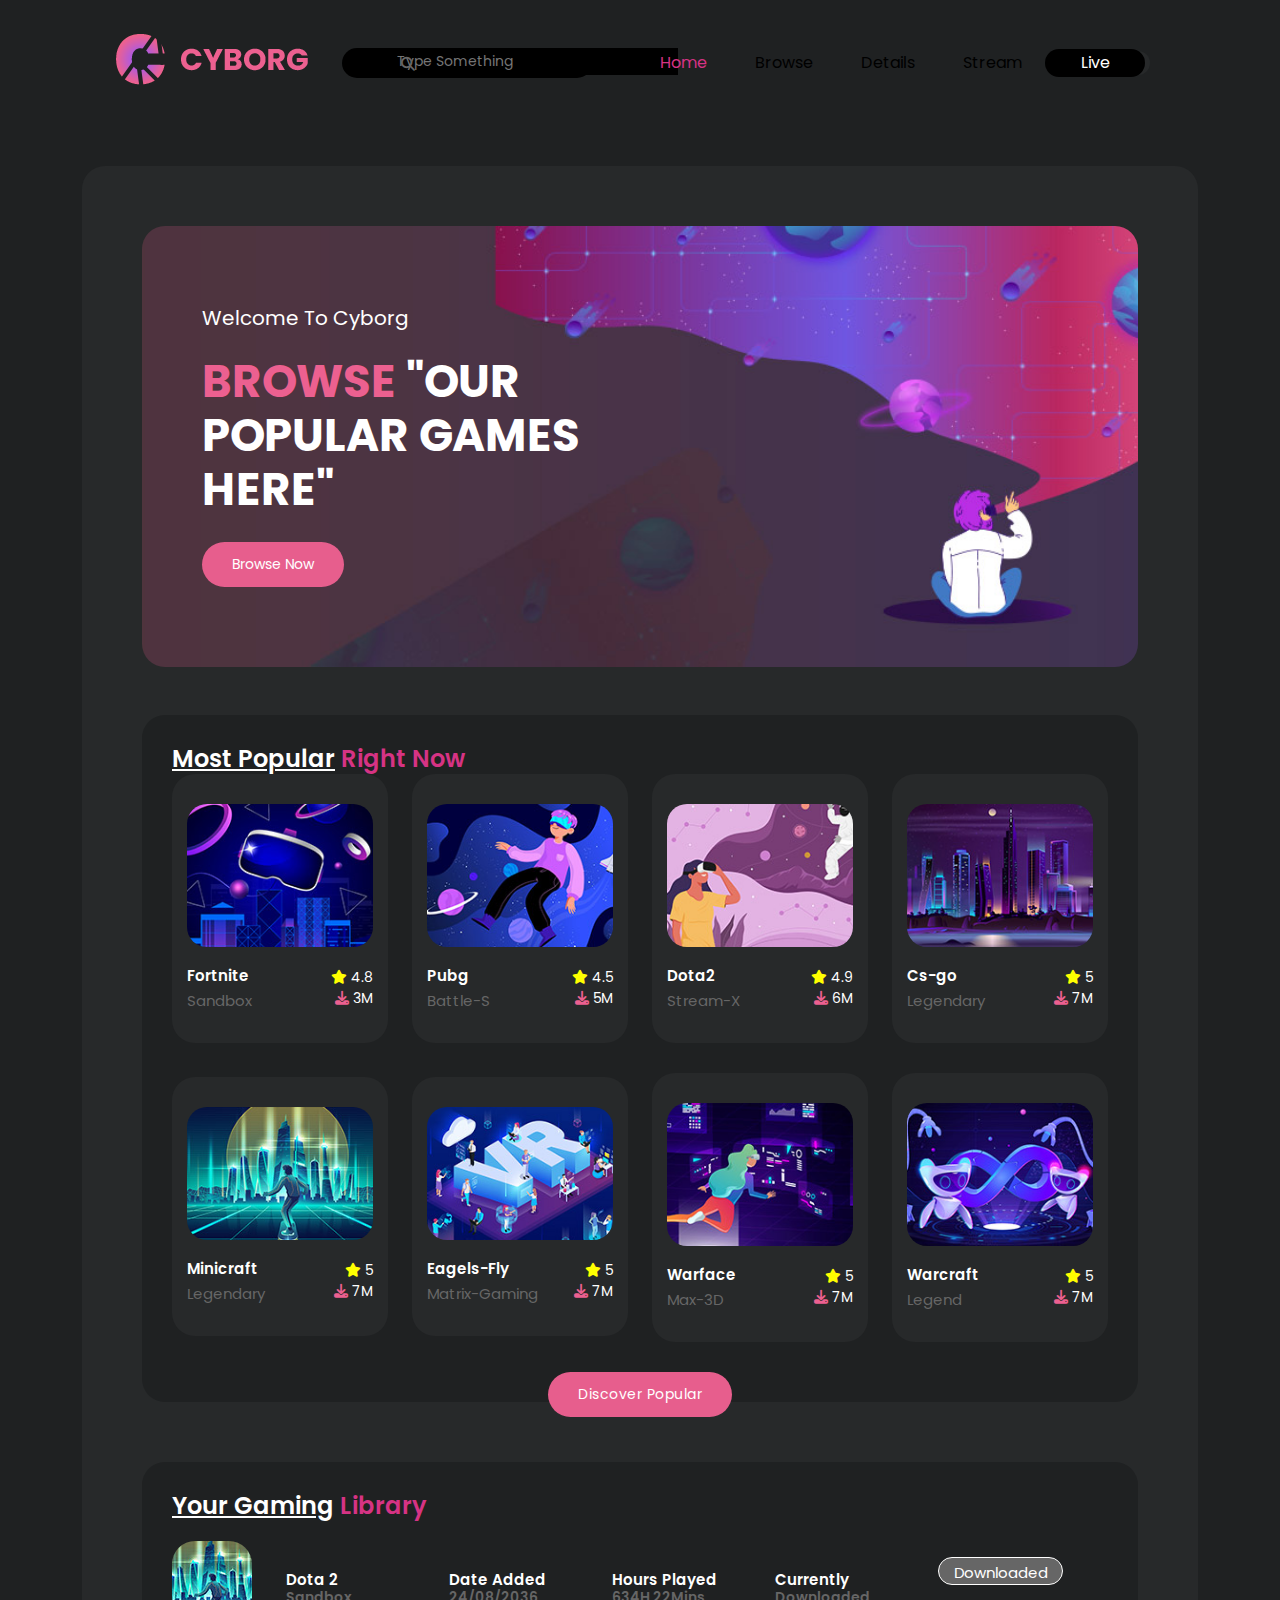
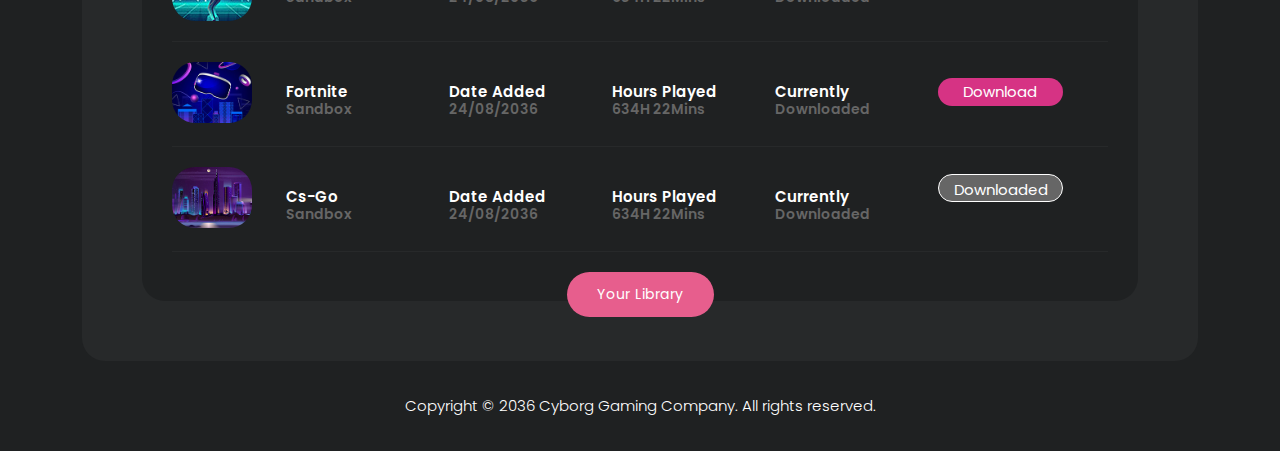
<file: index.html>
<!DOCTYPE html>
<html lang="en">

<head>
    <meta charset="UTF-8">
    <meta http-equiv="X-UA-Compatible" content="IE=edge">
    <meta name="viewport" content="width=device-width, initial-scale=1.0">
    <title>Cyborg gaming</title>

    <!-- bootstrap -->
    <link rel="stylesheet" href="assets/vendor/bootstrap/css/bootstrap.min.css">

    <!-- fontawsome -->
    <link rel="stylesheet" href="assets/vendor/fontawesome/css/all.min.css">

    <!-- slick slider -->
    <link rel="stylesheet" href="assets/vendor/slick/slick.css">

    <!-- main style -->
    <link rel="stylesheet" href="assets/css/style.css">
</head>

<body>

    <!-- menu section start -->
    <div class="menu">
        <div class="container menu_container">
            <div class="row p-4">
                <div class="col-lg-12">
                    <div class="main-nav d-flex">
                        <a class="logo" href="index.html">
                            <img src="assets/images/logo.png" alt="">
                        </a>

                        <div class="search-input p-4">
                            <form class="form-control" id="search" action="#">
                                <input class="search position-relative" type="text" placeholder="Type Something"
                                    id="searchtext">
                                <i class="fa-solid fa-magnifying-glass position-absolute"></i>
                            </form>
                        </div>

                        <div class="navbar position-relative">
                            <ul class="menu-item d-flex gap-5">
                                <li><a class="active" href="index.html">Home</a></li>
                                <li><a href="browse.html">Browse</a></li>
                                <li><a href="details.html">Details</a></li>
                                <li><a href="stream.html">Stream</a></li>
                                <li><a href="profile.html"> Profile</a></li>
                            </ul>
                        </div>
                        <button class="menu-btn position-absolute">Live</button>

                    </div>


                </div>
            </div>
        </div>
    </div>
    <!-- menu section end -->

    <!-- main body section start -->
    <div class="main-body">
        <div class="container main-body_container">
            <div class="row">
                <div class="col-lg-12">
                    <div class="page-content">

                        <!-- banner section start -->
                        <div class="main-banner">
                            <div class="row">
                                <div class="col-lg-7">
                                    <div class="heading">
                                        <h6>Welcome To Cyborg</h6>
                                        <h4><span>Browse</span>
                                            "Our Popular Games Here"
                                        </h4>
                                        <div class="banner-btn">
                                            <a href="#">Browse Now</a>
                                        </div>
                                    </div>
                                </div>
                            </div>
                        </div>
                        <!-- banner section end -->

                        <!-- popular section start -->
                        <div class="most-popular mt-5">
                            <div class="row">
                                <div class="col-lg-12">
                                    <div class="heading">
                                        <h4><span>Most Popular</span>
                                            Right Now
                                        </h4>
                                    </div>

                                    <div class="row">
                                        <div class="col-lg-3">
                                            <div class="item">
                                                <img src="assets/images/popular.png" alt="">
                                                <h4>Fortnite <br>
                                                    <span>Sandbox</span>
                                                </h4>
                                                <ul>
                                                    <li><i class="fa fa-star"></i>
                                                        4.8</li>
                                                    <li><i class="fa fa-download"></i>
                                                        3M</li>
                                                </ul>
                                            </div>
                                        </div>

                                        <div class="col-lg-3">
                                            <div class="item">
                                                <img src="assets/images/popular-02.png" alt="">
                                                <h4>Pubg <br>
                                                    <span>Battle-S</span>
                                                </h4>
                                                <ul>
                                                    <li><i class="fa fa-star"></i>
                                                        4.5</li>
                                                    <li><i class="fa fa-download"></i>
                                                        5M</li>
                                                </ul>
                                            </div>
                                        </div>

                                        <div class="col-lg-3">
                                            <div class="item">
                                                <img src="assets/images/popular-03.png" alt="">
                                                <h4>Dota2 <br>
                                                    <span>Stream-X</span>
                                                </h4>
                                                <ul>
                                                    <li><i class="fa fa-star"></i>
                                                        4.9</li>
                                                    <li><i class="fa fa-download"></i>
                                                        6M</li>
                                                </ul>
                                            </div>
                                        </div>

                                        <div class="col-lg-3">
                                            <div class="item">
                                                <img src="assets/images/popular-04.png" alt="">
                                                <h4>Cs-go <br>
                                                    <span>Legendary</span>
                                                </h4>
                                                <ul>
                                                    <li><i class="fa fa-star"></i>
                                                        5</li>
                                                    <li><i class="fa fa-download"></i>
                                                        7M</li>
                                                </ul>
                                            </div>
                                        </div>

                                        <div class="col-lg-3 mt-1">
                                            <div class="item">
                                                <img src="assets/images/popular-05.png" alt="">
                                                <h4>Minicraft <br>
                                                    <span>Legendary</span>
                                                </h4>
                                                <ul>
                                                    <li><i class="fa fa-star"></i>
                                                        5</li>
                                                    <li><i class="fa fa-download"></i>
                                                        7M</li>
                                                </ul>
                                            </div>
                                        </div>

                                        <div class="col-lg-3 mt-1">
                                            <div class="item">
                                                <img src="assets/images/popular-06.png" alt="">
                                                <h4>Eagels-Fly <br>
                                                    <span>Matrix-Gaming</span>
                                                </h4>
                                                <ul>
                                                    <li><i class="fa fa-star"></i>
                                                        5</li>
                                                    <li><i class="fa fa-download"></i>
                                                        7M</li>
                                                </ul>
                                            </div>
                                        </div>

                                        <div class="col-lg-3">
                                            <div class="item">
                                                <img src="assets/images/popular-07.png" alt="">
                                                <h4>Warface <br>
                                                    <span>Max-3D</span>
                                                </h4>
                                                <ul>
                                                    <li><i class="fa fa-star"></i>
                                                        5</li>
                                                    <li><i class="fa fa-download"></i>
                                                        7M</li>
                                                </ul>
                                            </div>
                                        </div>

                                        <div class="col-lg-3">
                                            <div class="item">
                                                <img src="assets/images/popular-08.png" alt="">
                                                <h4>Warcraft <br>
                                                    <span>Legend</span>
                                                </h4>
                                                <ul>
                                                    <li><i class="fa fa-star"></i>
                                                        5</li>
                                                    <li><i class="fa fa-download"></i>
                                                        7M</li>
                                                </ul>
                                            </div>
                                        </div>

                                        <div class="col-lg-12">
                                            <div class="main-button">
                                                <a href="#">Discover Popular</a>
                                            </div>
                                        </div>


                                    </div>
                                </div>
                            </div>


                        </div>
                        <!-- popular section end -->

                        <!-- gaming library start -->
                        <div class="gaming-library">
                            <div class="col-lg-12">
                                <div class="heading">
                                    <h4><span>Your Gaming</span>
                                        Library
                                    </h4>
                                </div>

                                <div class="item">
                                    <ul>
                                        <li>
                                            <img src="assets/images/game-01.png" alt="" class="dota">
                                        </li>
                                        <li>
                                            <h4>Dota 2 <span>Sandbox</span>
                                            </h4>
                                        </li>

                                        <li>
                                            <h4>Date Added <span>24/08/2036</span>
                                            </h4>
                                        </li>

                                        <li>
                                            <h4>Hours Played <span>634H 22Mins</span>
                                            </h4>
                                        </li>

                                        <li>
                                            <h4>Currently <span>Downloaded</span>
                                            </h4>
                                        </li>

                                        <li>
                                            <div class="main-border-button">
                                                <a href="#">Downloaded</a>
                                            </div>
                                        </li>
                                    </ul>
                                </div>

                                <div class="item">
                                    <ul>
                                        <li>
                                            <img src="assets/images/popular.png" alt="" class="dota">
                                        </li>
                                        <li>
                                            <h4>Fortnite <span>Sandbox</span>
                                            </h4>
                                        </li>

                                        <li>
                                            <h4>Date Added <span>24/08/2036</span>
                                            </h4>
                                        </li>

                                        <li>
                                            <h4>Hours Played <span>634H 22Mins</span>
                                            </h4>
                                        </li>

                                        <li>
                                            <h4>Currently <span>Downloaded</span>
                                            </h4>
                                        </li>

                                        <li>
                                            <div class="main-border-button-active">
                                                <a href="#">Download</a>
                                            </div>
                                        </li>
                                    </ul>
                                </div>

                                <div class="item">
                                    <ul>
                                        <li>
                                            <img src="assets/images/popular-04.png" alt="" class="dota">
                                        </li>
                                        <li>
                                            <h4>Cs-Go <span>Sandbox</span>
                                            </h4>
                                        </li>

                                        <li>
                                            <h4>Date Added <span>24/08/2036</span>
                                            </h4>
                                        </li>

                                        <li>
                                            <h4>Hours Played <span>634H 22Mins</span>
                                            </h4>
                                        </li>

                                        <li>
                                            <h4>Currently <span>Downloaded</span>
                                            </h4>
                                        </li>

                                        <li>
                                            <div class="main-border-button">
                                                <a href="#">Downloaded</a>
                                            </div>
                                        </li>
                                    </ul>
                                </div>
                            </div>

                            <div class="col-lg-12">
                                <div class="main-button">
                                    <a href="#">Your Library</a>
                                </div>
                            </div>
                        </div>
                        <!-- gaming library end -->
                    </div>
                </div>
            </div>

        </div>
    </div>
    <!-- main-body section end -->

    <!-- footer section start -->
    <div class="footer">
        <div class="container footer_container">
            <div class="row d-flex">
                <div class="col-lg-12">
                    <p>
                        Copyright © 2036
                        <a href="#">Cyborg Gaming</a>
                        Company. All rights reserved.
                    </p>
                </div>
            </div>
        </div>
    </div>
    <!-- footer section end -->











    <!-- jquery -->
    <script src="assets/js/jquery-3.6.1.min.js"></script>

    <!-- bootstrap -->
    <script src="assets/vendor/bootstrap/js/bootstrap.min.js"></script>


    <!-- slick slider -->
    <script src="assets/vendor/slick/slick.js"></script>
</body>

</html>
</file>
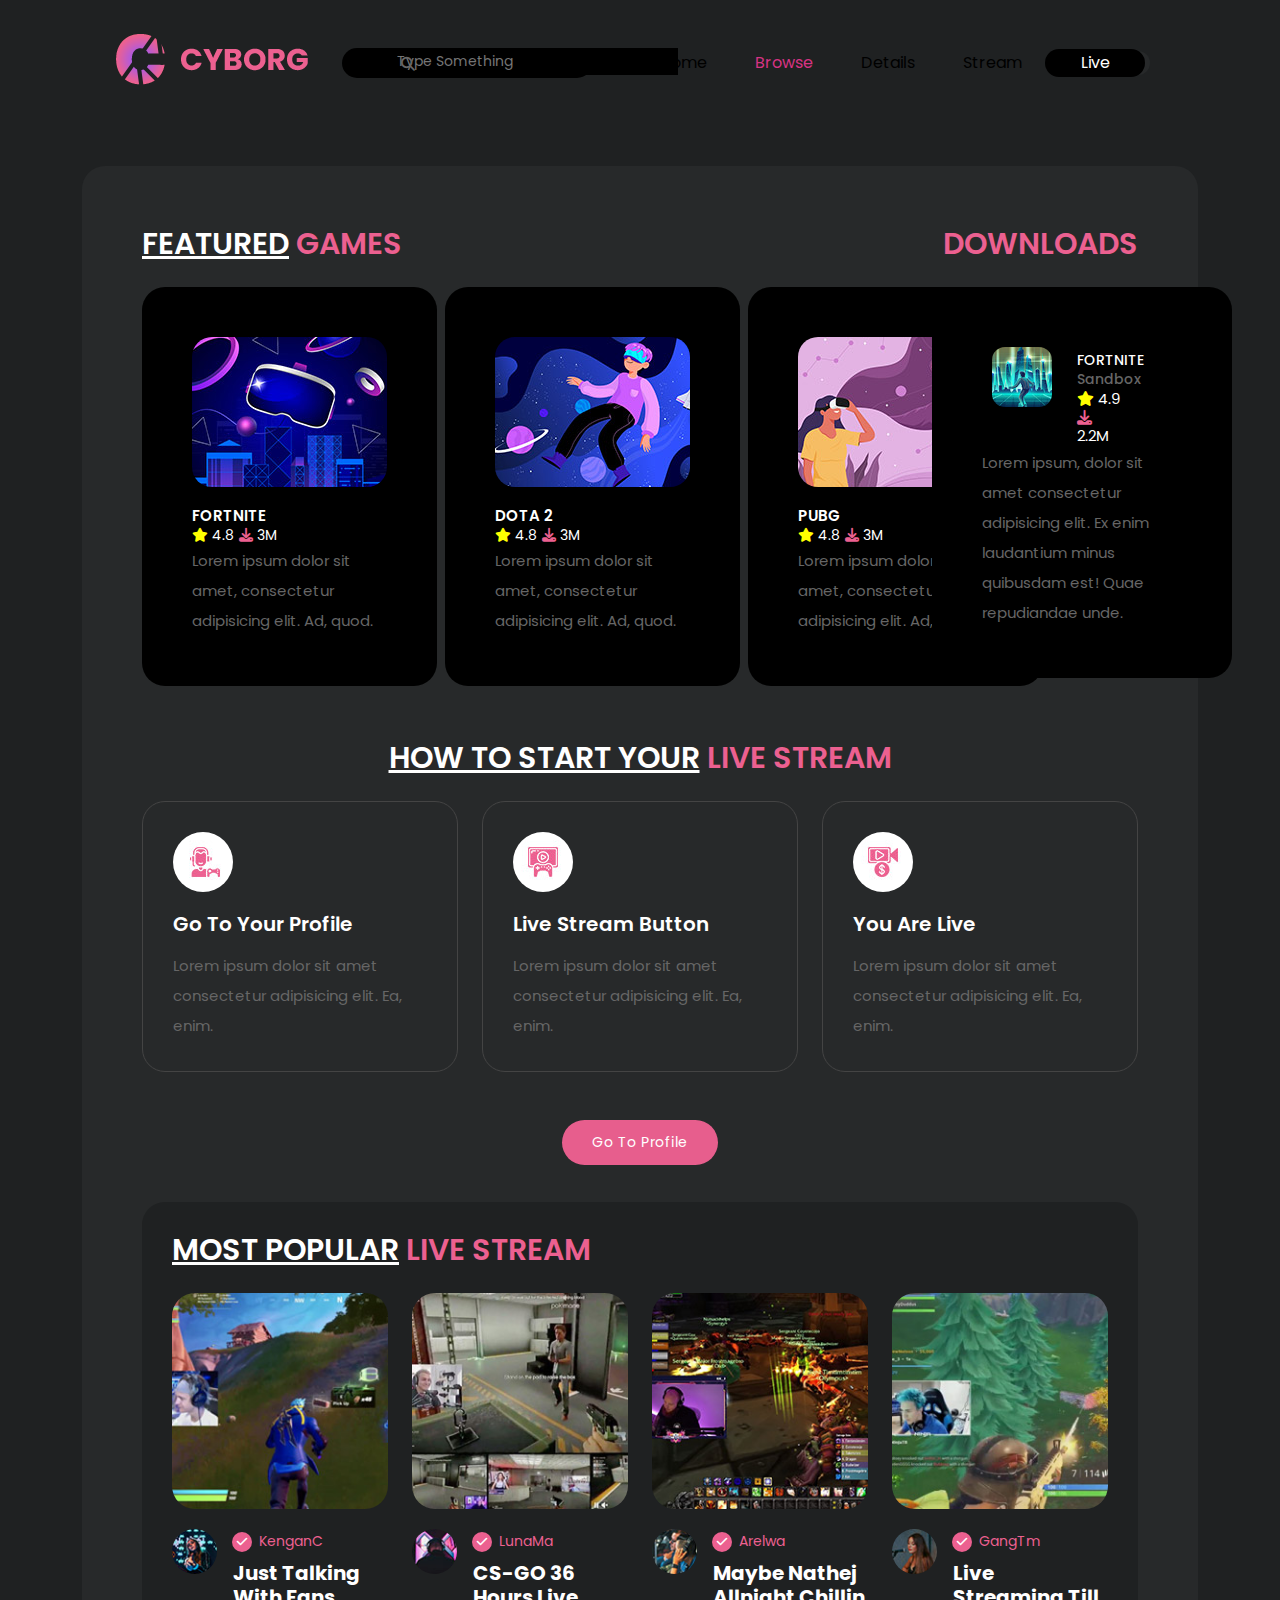
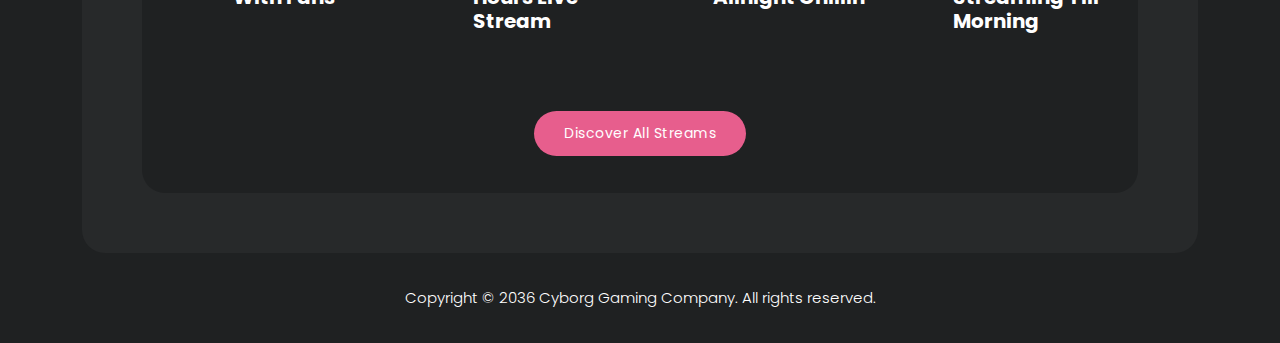
<file: browse.html>
<!DOCTYPE html>
<html lang="en">

<head>
    <meta charset="UTF-8">
    <meta http-equiv="X-UA-Compatible" content="IE=edge">
    <meta name="viewport" content="width=device-width, initial-scale=1.0">
    <title>Cyborg gaming</title>

    <!-- bootstrap -->
    <link rel="stylesheet" href="assets/vendor/bootstrap/css/bootstrap.min.css">

    <!-- fontawsome -->
    <link rel="stylesheet" href="assets/vendor/fontawesome/css/all.min.css">

    <!-- slick slider -->
    <link rel="stylesheet" href="assets/vendor/slick/slick.css">

    <!-- main style -->
    <link rel="stylesheet" href="assets/css/style.css">
</head>

<body>

    <!-- menu section start -->
    <div class="menu">
        <div class="container menu_container">
            <div class="row p-4">
                <div class="col-lg-12">
                    <div class="main-nav d-flex">
                        <a class="logo" href="index.html">
                            <img src="assets/images/logo.png" alt="">
                        </a>

                        <div class="search-input p-4">
                            <form class="form-control" id="search" action="#">
                                <input class="search position-relative" type="text" placeholder="Type Something"
                                    id="searchtext">
                                <i class="fa-solid fa-magnifying-glass position-absolute"></i>
                            </form>
                        </div>

                        <div class="navbar position-relative">
                            <ul class="menu-item d-flex gap-5">
                                <li><a href="index.html">Home</a></li>
                                <li><a class="active" href="browse.html">Browse</a></li>
                                <li><a href="details.html">Details</a></li>
                                <li><a href="stream.html">Stream</a></li>
                                <li><a href="profile.html"> Profile</a></li>
                            </ul>
                        </div>
                        <button class="menu-btn position-absolute">Live</button>

                    </div>


                </div>
            </div>
        </div>
    </div>
    <!-- menu section end -->

    <!-- main body section start -->
    <div class="main-body">
        <div class="container main-body_container">
            <div class="row">
                <div class="col-lg-12">
                    <div class="page-content">
                        <!-- feature section start -->
                        <div class="feature">
                            <div class="row">
                                <div class="col-lg-8">
                                    <div class="heading">
                                        <h4><span>Featured</span>
                                            Games
                                        </h4>
                                    </div>
                                </div>

                                <div class="col-lg-4 text-end">
                                    <div class="heading">
                                        <h4> Downloads</h4>
                                    </div>
                                </div>

                                <div class="col-lg-8 d-flex gap-2">
                                    <div class="item">
                                        <img src="assets/images/popular.png" alt="">
                                        <h4>Fortnite</h4>
                                        <ul>
                                            <li><i class="fa fa-star"></i>
                                                4.8</li>
                                            <li><i class="fa fa-download"></i>
                                                3M</li>
                                        </ul>
                                        <p>Lorem ipsum dolor sit amet, consectetur adipisicing elit. Ad, quod.</p>
                                    </div>

                                    <div class="item">
                                        <img src="assets/images/popular-02.png" alt="">
                                        <h4>Dota 2</h4>
                                        <ul>
                                            <li><i class="fa fa-star"></i>
                                                4.8</li>
                                            <li><i class="fa fa-download"></i>
                                                3M</li>
                                        </ul>
                                        <p>Lorem ipsum dolor sit amet, consectetur adipisicing elit. Ad, quod.</p>
                                    </div>

                                    <div class="item">
                                        <img src="assets/images/popular-03.png" alt="">
                                        <h4>Pubg</h4>
                                        <ul>
                                            <li><i class="fa fa-star"></i>
                                                4.8</li>
                                            <li><i class="fa fa-download"></i>
                                                3M</li>
                                        </ul>
                                        <p>Lorem ipsum dolor sit amet, consectetur adipisicing elit. Ad, quod.</p>
                                    </div>

                                </div>

                                <div class="col-lg-4 gap-4">
                                    <div class="top-download">
                                        <ul class="d-flex flex-column">
                                            <li>
                                                <img src="assets/images/game-01.png" alt="">
                                                <h4>Fortnite</h4>
                                                <h6>Sandbox</h6>
                                                <span><i class="fa fa-star" style="color: yellow;"></i>
                                                    4.9</span>

                                                <span class="d-flex flex-column"><i class="fa fa-download"
                                                        style="color: #ec6090;"></i>
                                                    2.2M</span>

                                            </li>

                                        </ul>
                                        <p>Lorem ipsum, dolor sit amet consectetur adipisicing elit. Ex enim laudantium
                                            minus quibusdam est! Quae repudiandae unde.</p>
                                    </div>
                                </div>




                            </div>
                        </div>
                        <!-- feature section end -->

                        <!-- stream section start -->
                        <div class="stream">
                            <div class="col-lg-12 mt-4 mb-4">
                                <div class="heading">
                                    <h4 class="text-center"><span>How To Start Your</span> Live Stream</h4>
                                </div>

                                <div class="row">
                                    <div class="col-lg-4">
                                        <div class="item">
                                            <div class="icon">
                                                <img src="assets/images/service-01.png" alt="">
                                            </div>
                                            <h4>Go To Your Profile</h4>
                                            <p>Lorem ipsum dolor sit amet consectetur adipisicing elit. Ea, enim.</p>
                                        </div>
                                    </div>

                                    <div class="col-lg-4">
                                        <div class="item">
                                            <div class="icon">
                                                <img src="assets/images/service-02.png" alt="">
                                            </div>
                                            <h4>Live Stream Button</h4>
                                            <p>Lorem ipsum dolor sit amet consectetur adipisicing elit. Ea, enim.</p>
                                        </div>
                                    </div>

                                    <div class="col-lg-4">
                                        <div class="item">
                                            <div class="icon">
                                                <img src="assets/images/service-03.png" alt="">
                                            </div>
                                            <h4>You Are Live</h4>
                                            <p>Lorem ipsum dolor sit amet consectetur adipisicing elit. Ea, enim.</p>
                                        </div>
                                    </div>

                                    <div class="col-lg-12 mt-5 text-center">
                                        <div class="main-button">
                                            <a href="#">Go To Profile</a>
                                        </div>
                                    </div>
                                </div>
                            </div>
                        </div>
                        <!-- stream section end -->

                        <!-- live stream section start -->
                        <div class="live-stream">
                            <div class="col-lg-12">
                                <div class="heading">
                                    <h4><span>Most Popular</span> Live Stream</h4>
                                </div>
                            </div>

                            <div class="row">
                                <div class="col-lg-3">
                                    <div class="item">
                                        <div class="thumb">
                                            <img src="assets/images/stream-01.png" alt="">
                                            <div class="content">
                                                <div class="live">
                                                    <a href="#">Live</a>
                                                </div>

                                                <ul>
                                                    <li>
                                                        <a href="#"><i class="fa fa-eye"></i>
                                                            1.2K</a>
                                                    </li>

                                                    <li>
                                                        <a href="#"><i class="fa fa-gamepad"></i>
                                                            CS-GO</a>
                                                    </li>
                                                </ul>
                                            </div>
                                        </div>

                                        <div class="down-content">
                                            <div class="avatar">
                                                <img src="assets/images/avatar-01.png" alt="">
                                            </div>
                                            <span><i class="fa fa-check"></i>
                                                KenganC</span>
                                            <h4>Just Talking With Fans</h4>
                                        </div>
                                    </div>
                                </div>

                                <div class="col-lg-3">
                                    <div class="item">
                                        <div class="thumb">
                                            <img src="assets/images/stream-02.png" alt="">
                                            <div class="content">
                                                <div class="live">
                                                    <a href="#">Live</a>
                                                </div>

                                                <ul>
                                                    <li>
                                                        <a href="#"><i class="fa fa-eye"></i>
                                                            1.2K</a>
                                                    </li>

                                                    <li>
                                                        <a href="#"><i class="fa fa-gamepad"></i>
                                                            CS-GO</a>
                                                    </li>
                                                </ul>
                                            </div>
                                        </div>

                                        <div class="down-content">
                                            <div class="avatar">
                                                <img src="assets/images/avatar-02.png" alt="">
                                            </div>
                                            <span><i class="fa fa-check"></i>
                                                LunaMa</span>
                                            <h4>CS-GO 36 Hours Live Stream</h4>
                                        </div>
                                    </div>
                                </div>

                                <div class="col-lg-3">
                                    <div class="item">
                                        <div class="thumb">
                                            <img src="assets/images/stream-03.png" alt="">
                                            <div class="content">
                                                <div class="live">
                                                    <a href="#">Live</a>
                                                </div>

                                                <ul>
                                                    <li>
                                                        <a href="#"><i class="fa fa-eye"></i>
                                                            1.2K</a>
                                                    </li>

                                                    <li>
                                                        <a href="#"><i class="fa fa-gamepad"></i>
                                                            CS-GO</a>
                                                    </li>
                                                </ul>
                                            </div>
                                        </div>

                                        <div class="down-content">
                                            <div class="avatar">
                                                <img src="assets/images/avatar-03.png" alt="">
                                            </div>
                                            <span><i class="fa fa-check"></i>
                                                Arelwa</span>
                                            <h4>Maybe Nathej Allnight Chillin</h4>
                                        </div>
                                    </div>
                                </div>

                                <div class="col-lg-3">
                                    <div class="item">
                                        <div class="thumb">
                                            <img src="assets/images/stream-04.png" alt="">
                                            <div class="content">
                                                <div class="live">
                                                    <a href="#">Live</a>
                                                </div>

                                                <ul>
                                                    <li>
                                                        <a href="#"><i class="fa fa-eye"></i>
                                                            1.2K</a>
                                                    </li>

                                                    <li>
                                                        <a href="#"><i class="fa fa-gamepad"></i>
                                                            CS-GO</a>
                                                    </li>
                                                </ul>
                                            </div>
                                        </div>

                                        <div class="down-content">
                                            <div class="avatar">
                                                <img src="assets/images/avatar-04.png" alt="">
                                            </div>
                                            <span><i class="fa fa-check"></i>
                                                GangTm</span>
                                            <h4>Live Streaming Till Morning</h4>
                                        </div>
                                    </div>
                                </div>

                                <div class="col-lg-12 mt-5 text-center">
                                    <div class="main-button">
                                        <a href="#">Discover All Streams</a>
                                    </div>
                                </div>
                            </div>
                        </div>
                        <!-- live stream section end -->
                    </div>
                </div>
            </div>

        </div>
    </div>
    <!-- main-body section end -->

    <!-- footer section start -->
    <div class="footer">
        <div class="container footer_container">
            <div class="row d-flex">
                <div class="col-lg-12">
                    <p>
                        Copyright © 2036
                        <a href="#">Cyborg Gaming</a>
                        Company. All rights reserved.
                    </p>
                </div>
            </div>
        </div>
    </div>
    <!-- footer section end -->











    <!-- jquery -->
    <script src="assets/js/jquery-3.6.1.min.js"></script>

    <!-- bootstrap -->
    <script src="assets/vendor/bootstrap/js/bootstrap.min.js"></script>


    <!-- slick slider -->
    <script src="assets/vendor/slick/slick.js"></script>
</body>

</html>
</file>
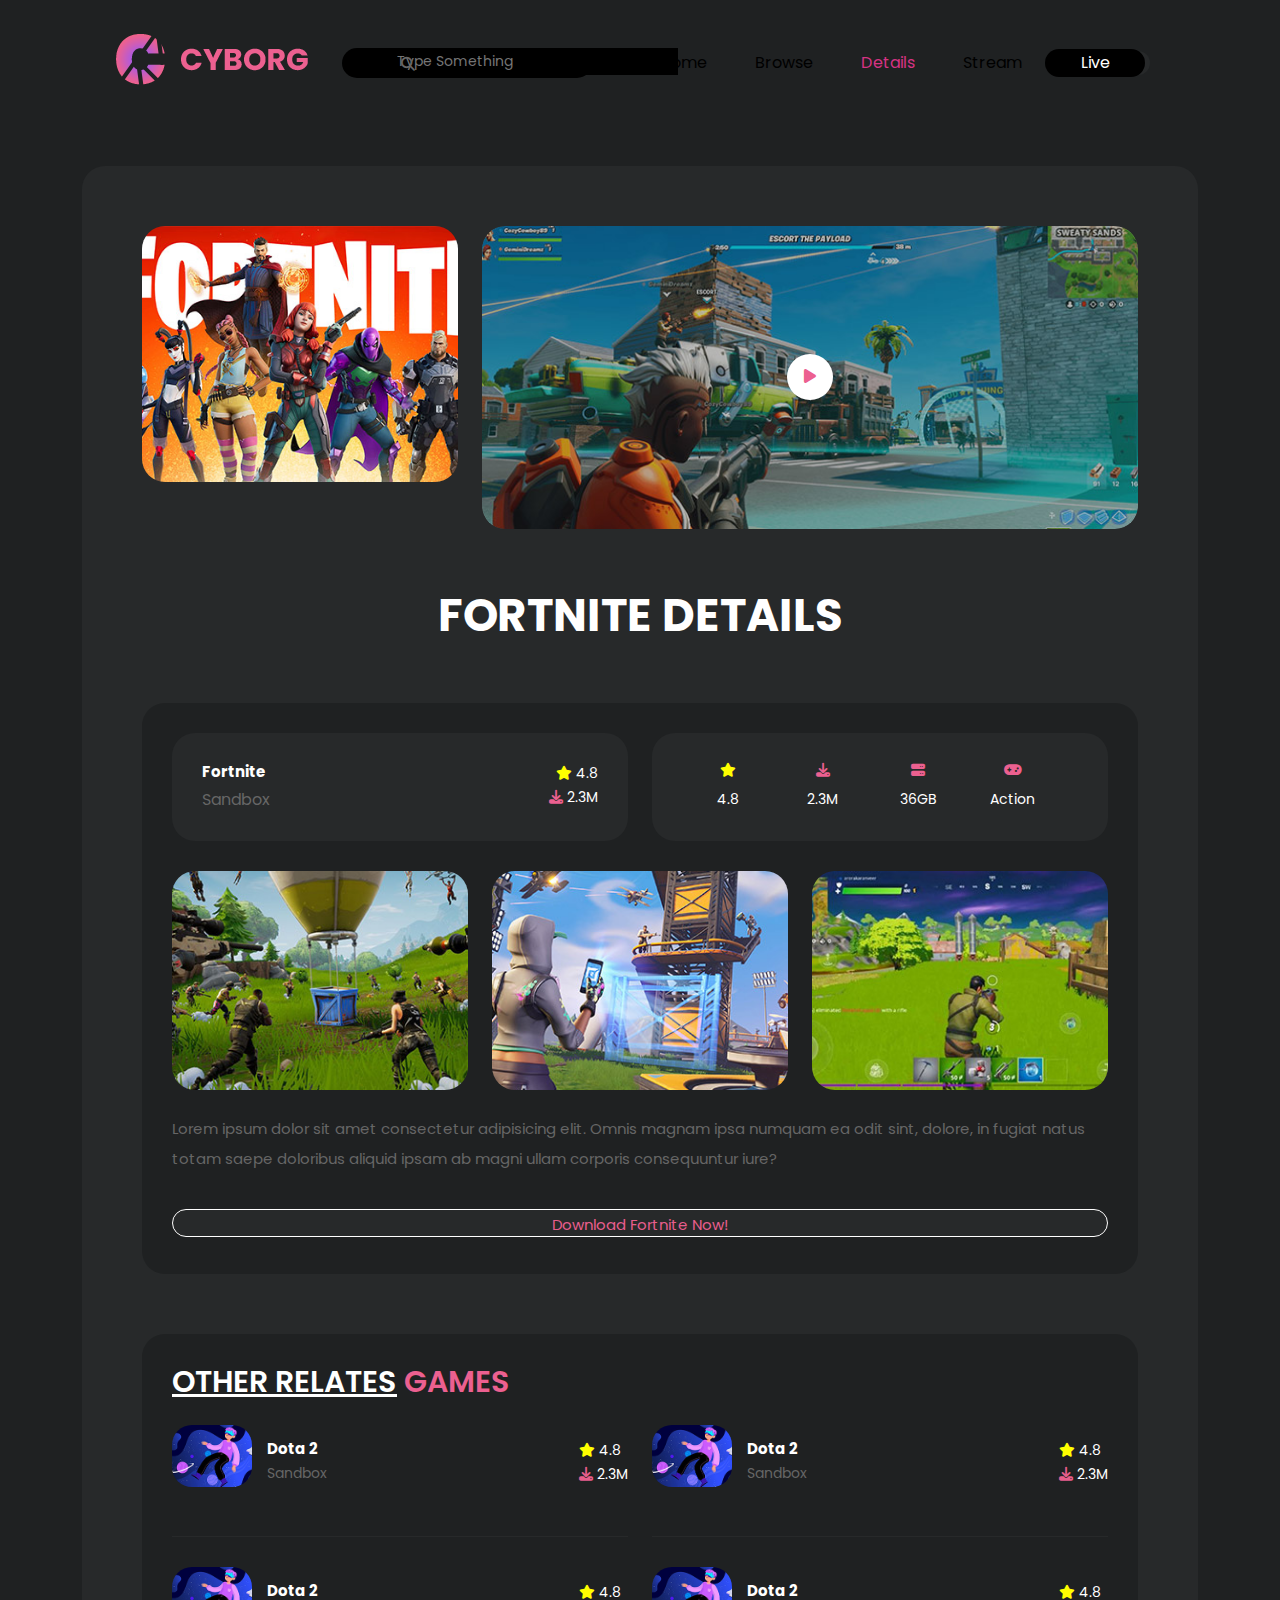
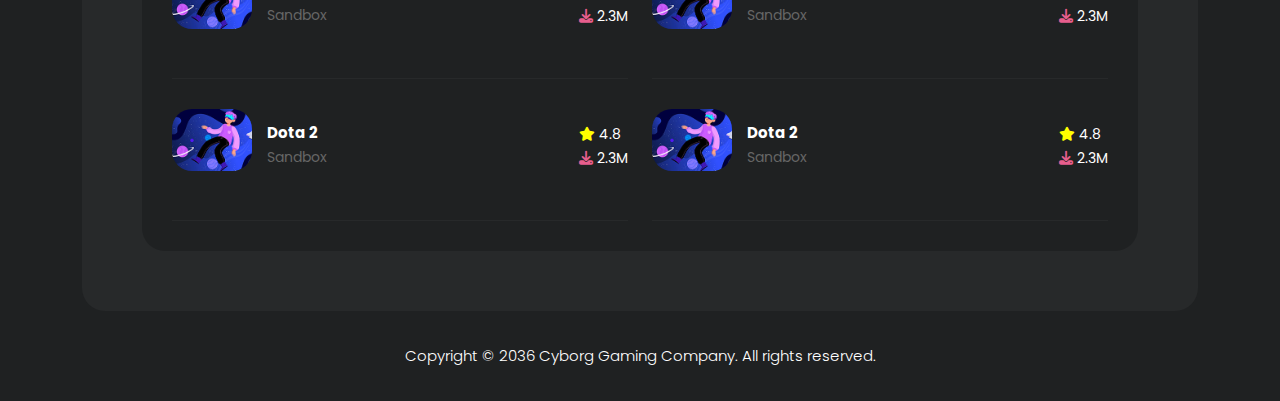
<file: details.html>
<!DOCTYPE html>
<html lang="en">

<head>
    <meta charset="UTF-8">
    <meta http-equiv="X-UA-Compatible" content="IE=edge">
    <meta name="viewport" content="width=device-width, initial-scale=1.0">
    <title>Cyborg gaming</title>

    <!-- bootstrap -->
    <link rel="stylesheet" href="assets/vendor/bootstrap/css/bootstrap.min.css">

    <!-- fontawsome -->
    <link rel="stylesheet" href="assets/vendor/fontawesome/css/all.min.css">

    <!-- slick slider -->
    <link rel="stylesheet" href="assets/vendor/slick/slick.css">

    <!-- main style -->
    <link rel="stylesheet" href="assets/css/style.css">
</head>

<body>

    <!-- menu section start -->
    <div class="menu">
        <div class="container menu_container">
            <div class="row p-4">
                <div class="col-lg-12">
                    <div class="main-nav d-flex">
                        <a class="logo" href="index.html">
                            <img src="assets/images/logo.png" alt="">
                        </a>

                        <div class="search-input p-4">
                            <form class="form-control" id="search" action="#">
                                <input class="search position-relative" type="text" placeholder="Type Something"
                                    id="searchtext">
                                <i class="fa-solid fa-magnifying-glass position-absolute"></i>
                            </form>
                        </div>

                        <div class="navbar position-relative">
                            <ul class="menu-item d-flex gap-5">
                                <li><a href="index.html">Home</a></li>
                                <li><a href="browse.html">Browse</a></li>
                                <li><a class="active" href="details.html">Details</a></li>
                                <li><a href="stream.html">Stream</a></li>
                                <li><a href="profile.html"> Profile</a></li>
                            </ul>
                        </div>
                        <button class="menu-btn position-absolute">Live</button>

                    </div>


                </div>
            </div>
        </div>
    </div>
    <!-- menu section end -->

    <!-- main body section start -->
    <div class="main-body">
        <div class="container main-body_container">
            <div class="row">
                <div class="col-lg-12">
                    <div class="page-content">
                        <!-- game feature section start -->
                        <div class="row">
                            <div class="col-lg-12">
                                <div class="feature-banner">
                                    <div class="row d-flex">
                                        <div class="col-lg-4">
                                            <img src="assets/images/feature-left.png" alt="">
                                        </div>

                                        <div class="col-lg-8">
                                            <div class="thumb">
                                                <img src="assets/images/feature-right.png" alt="">
                                                <a href="https://www.youtube.com/watch?v=r1b03uKWk_M" target="_blank">
                                                    <i class="fa fa-play"></i>
                                                </a>
                                            </div>
                                        </div>
                                    </div>
                                </div>
                            </div>
                        </div>
                        <!-- game feature section end -->

                        <!-- details section start -->
                        <div class="game-details">
                            <div class="row">
                                <div class="col-lg-12">
                                    <h2 class="text-center">Fortnite Details</h2>
                                </div>

                                <div class="col-lg-12">
                                    <div class="content">
                                        <div class="row">
                                            <div class="col-lg-6">
                                                <div class="left-info">
                                                    <div class="left">
                                                        <h4>Fortnite</h4>
                                                        <span>Sandbox</span>
                                                    </div>

                                                    <ul>
                                                        <li><i class="fa fa-star"></i>
                                                            4.8</li>
                                                        <li><i class="fa fa-download"></i>
                                                            2.3M</li>
                                                    </ul>
                                                </div>
                                            </div>

                                            <div class="col-lg-6">
                                                <div class="right-info">
                                                    <ul>
                                                        <li>
                                                            <i class="fa fa-star"></i>
                                                            4.8
                                                        </li>
                                                        <li>
                                                            <i class="fa fa-download"></i>
                                                            2.3M
                                                        </li>
                                                        <li>
                                                            <i class="fa fa-server"></i>
                                                            36GB
                                                        </li>
                                                        <li>
                                                            <i class="fa fa-gamepad"></i>
                                                            Action
                                                        </li>
                                                    </ul>
                                                </div>
                                            </div>

                                            <div class="col-lg-4">
                                                <img src="assets/images/details-01.png" alt="">
                                            </div>

                                            <div class="col-lg-4">
                                                <img src="assets/images/details-02.png" alt="">
                                            </div>

                                            <div class="col-lg-4">
                                                <img src="assets/images/details-03.png" alt="">
                                            </div>

                                            <div class="col-lg-12 mt-4">
                                                <p>Lorem ipsum dolor sit amet consectetur adipisicing elit. Omnis magnam
                                                    ipsa numquam ea odit sint, dolore, in fugiat natus totam saepe
                                                    doloribus aliquid ipsam ab magni ullam corporis consequuntur iure?
                                                </p>
                                            </div>

                                            <div class="col-lg-12">
                                                <div class="main-border-button">
                                                    <a href="#">Download Fortnite Now!</a>
                                                </div>
                                            </div>
                                        </div>
                                    </div>
                                </div>
                            </div>
                        </div>
                        <!-- details section end -->

                        <!-- other games section start -->
                        <div class="other-games">
                            <div class="row">
                                <div class="col-lg-12">
                                    <div class="heading">
                                        <h4><span>Other Relates</span> Games</h4>
                                    </div>
                                </div>

                                <div class="col-lg-6">
                                    <div class="item">
                                        <img src="assets/images/popular-02.png" alt="">
                                        <h4>Dota 2</h4>
                                        <span>Sandbox</span>
                                        <ul>
                                            <li><i class="fa fa-star"></i> 4.8</li>
                                            <li><i class="fa fa-download"></i> 2.3M</li>
                                        </ul>
                                    </div>
                                </div>

                                <div class="col-lg-6">
                                    <div class="item">
                                        <img src="assets/images/popular-02.png" alt="">
                                        <h4>Dota 2</h4>
                                        <span>Sandbox</span>
                                        <ul>
                                            <li><i class="fa fa-star"></i> 4.8</li>
                                            <li><i class="fa fa-download"></i> 2.3M</li>
                                        </ul>
                                    </div>
                                </div>

                                <div class="col-lg-6">
                                    <div class="item">
                                        <img src="assets/images/popular-02.png" alt="">
                                        <h4>Dota 2</h4>
                                        <span>Sandbox</span>
                                        <ul>
                                            <li><i class="fa fa-star"></i> 4.8</li>
                                            <li><i class="fa fa-download"></i> 2.3M</li>
                                        </ul>
                                    </div>
                                </div>

                                <div class="col-lg-6">
                                    <div class="item">
                                        <img src="assets/images/popular-02.png" alt="">
                                        <h4>Dota 2</h4>
                                        <span>Sandbox</span>
                                        <ul>
                                            <li><i class="fa fa-star"></i> 4.8</li>
                                            <li><i class="fa fa-download"></i> 2.3M</li>
                                        </ul>
                                    </div>
                                </div>

                                <div class="col-lg-6">
                                    <div class="item">
                                        <img src="assets/images/popular-02.png" alt="">
                                        <h4>Dota 2</h4>
                                        <span>Sandbox</span>
                                        <ul>
                                            <li><i class="fa fa-star"></i> 4.8</li>
                                            <li><i class="fa fa-download"></i> 2.3M</li>
                                        </ul>
                                    </div>
                                </div>

                                <div class="col-lg-6">
                                    <div class="item">
                                        <img src="assets/images/popular-02.png" alt="">
                                        <h4>Dota 2</h4>
                                        <span>Sandbox</span>
                                        <ul>
                                            <li><i class="fa fa-star"></i> 4.8</li>
                                            <li><i class="fa fa-download"></i> 2.3M</li>
                                        </ul>
                                    </div>
                                </div>
                            </div>
                        </div>
                        <!-- other games section end -->
                    </div>
                </div>
            </div>

        </div>
    </div>
    <!-- main-body section end -->

    <!-- footer section start -->
    <div class="footer">
        <div class="container footer_container">
            <div class="row d-flex">
                <div class="col-lg-12">
                    <p>
                        Copyright © 2036
                        <a href="#">Cyborg Gaming</a>
                        Company. All rights reserved.
                    </p>
                </div>
            </div>
        </div>
    </div>
    <!-- footer section end -->











    <!-- jquery -->
    <script src="assets/js/jquery-3.6.1.min.js"></script>

    <!-- bootstrap -->
    <script src="assets/vendor/bootstrap/js/bootstrap.min.js"></script>


    <!-- slick slider -->
    <script src="assets/vendor/slick/slick.js"></script>
</body>

</html>
</file>
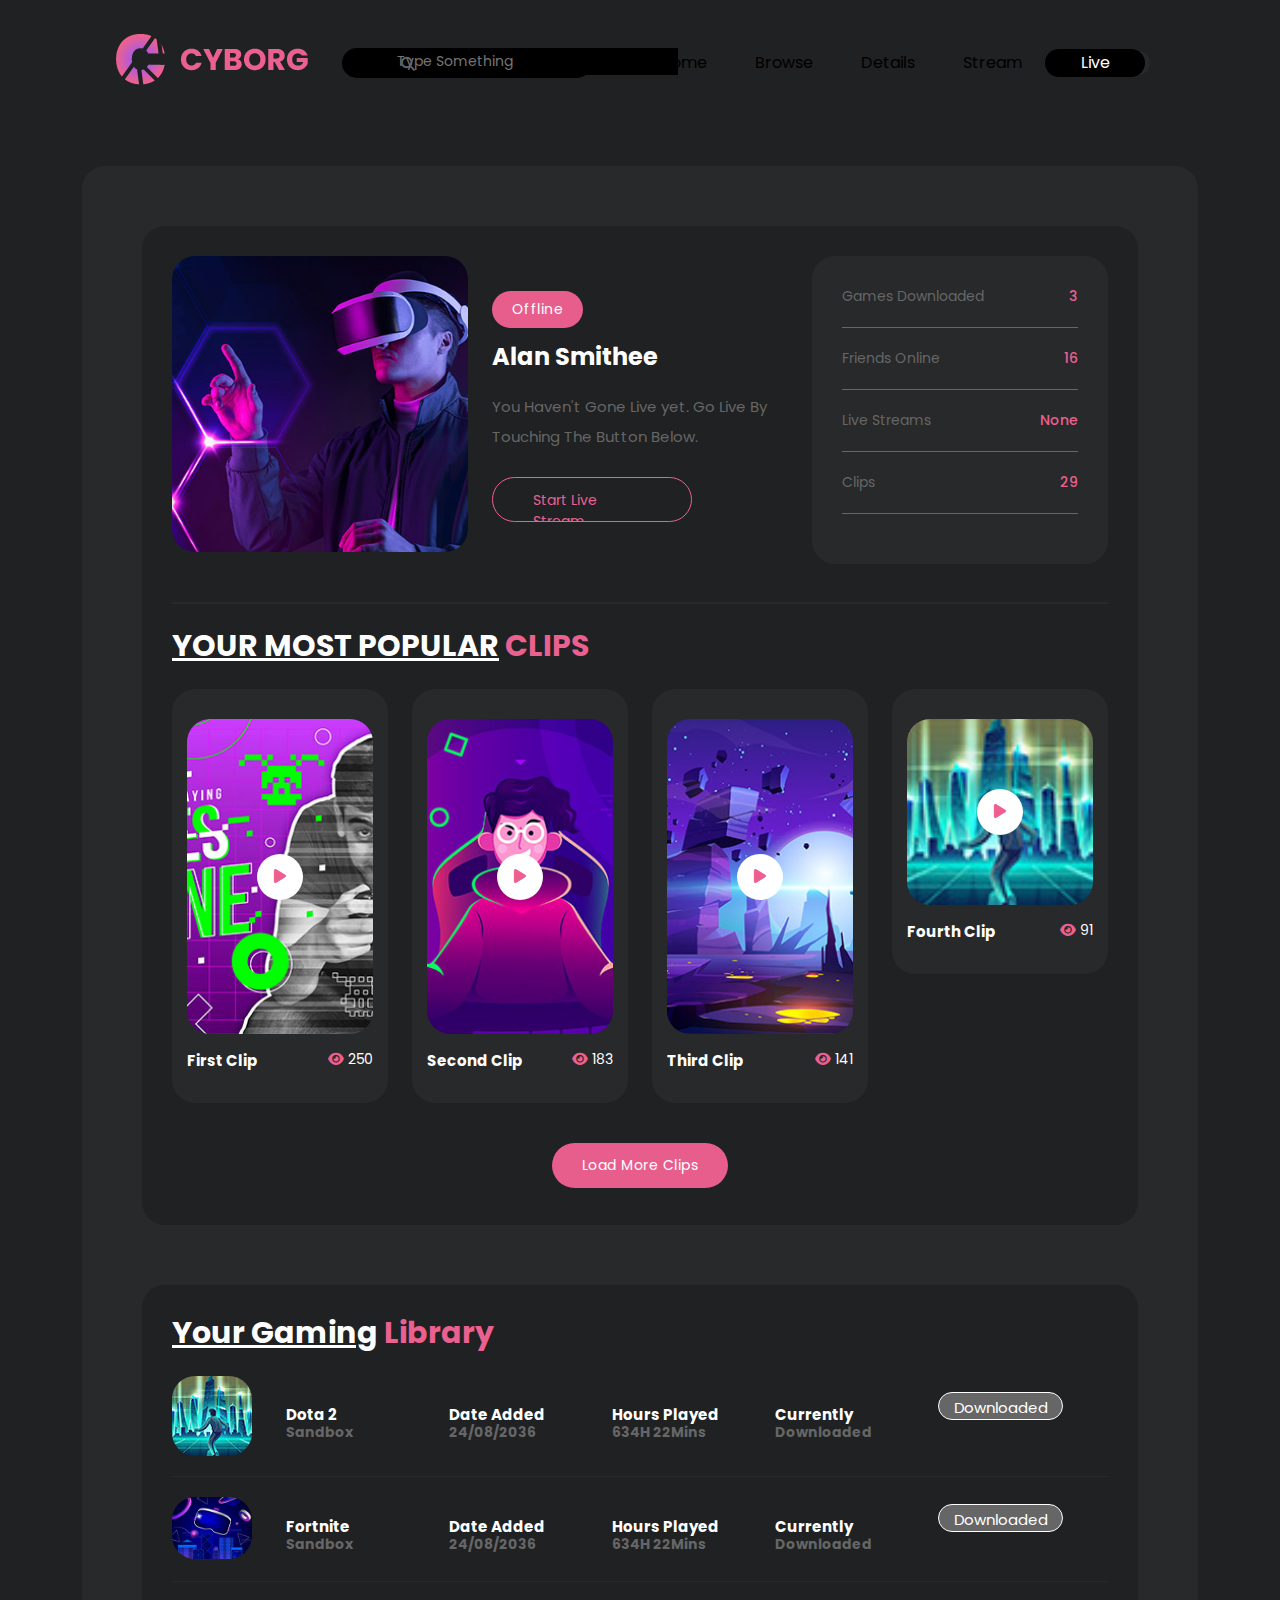
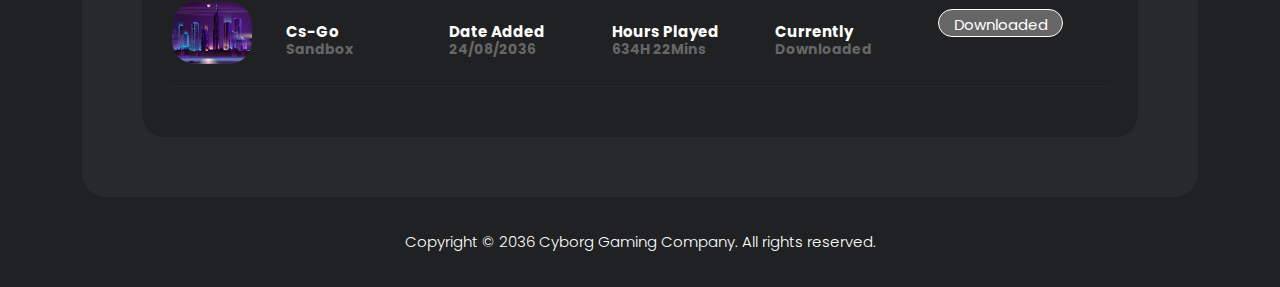
<file: profile.html>
<!DOCTYPE html>
<html lang="en">

<head>
    <meta charset="UTF-8">
    <meta http-equiv="X-UA-Compatible" content="IE=edge">
    <meta name="viewport" content="width=device-width, initial-scale=1.0">
    <title>Cyborg gaming</title>

    <!-- bootstrap -->
    <link rel="stylesheet" href="assets/vendor/bootstrap/css/bootstrap.min.css">

    <!-- fontawsome -->
    <link rel="stylesheet" href="assets/vendor/fontawesome/css/all.min.css">

    <!-- slick slider -->
    <link rel="stylesheet" href="assets/vendor/slick/slick.css">

    <!-- main style -->
    <link rel="stylesheet" href="assets/css/style.css">
</head>

<body>

    <!-- menu section start -->
    <div class="menu">
        <div class="container menu_container">
            <div class="row p-4">
                <div class="col-lg-12">
                    <div class="main-nav d-flex">
                        <a class="logo" href="index.html">
                            <img src="assets/images/logo.png" alt="">
                        </a>

                        <div class="search-input p-4">
                            <form class="form-control" id="search" action="#">
                                <input class="search position-relative" type="text" placeholder="Type Something"
                                    id="searchtext">
                                <i class="fa-solid fa-magnifying-glass position-absolute"></i>
                            </form>
                        </div>

                        <div class="navbar position-relative">
                            <ul class="menu-item d-flex gap-5">
                                <li><a href="index.html">Home</a></li>
                                <li><a href="browse.html">Browse</a></li>
                                <li><a href="details.html">Details</a></li>
                                <li><a href="stream.html">Stream</a></li>
                                <li><a class="active" href="profile.html"> Profile</a></li>
                            </ul>
                        </div>
                        <button class="menu-btn position-absolute">Live</button>

                    </div>


                </div>
            </div>
        </div>
    </div>
    <!-- menu section end -->

    <!-- main body section start -->
    <div class="main-body">
        <div class="container main-body_container">
            <div class="row">
                <div class="col-lg-12">
                    <div class="page-content">
                        <!-- banner start -->
                        <div class="row">
                            <div class="col-lg-12">
                                <div class="main-profile">
                                    <div class="row">
                                        <div class="col-lg-4">
                                            <img src="assets/images/profile.png" alt="">
                                        </div>

                                        <div class="col-lg-4 align-self-center">
                                            <div class="main-info-text">
                                                <span>Offline</span>
                                                <h4>Alan Smithee</h4>
                                                <p>You Haven't Gone Live yet. Go Live By Touching The Button Below.</p>
                                                <div class="main-border-button">
                                                    <a href="#">Start Live Stream</a>
                                                </div>
                                            </div>
                                        </div>

                                        <div class="col-lg-4 align-self-center">
                                            <ul>
                                                <li>Games Downloaded <span>3</span></li>
                                                <li>Friends Online <span>16</span></li>
                                                <li>Live Streams <span>None</span></li>
                                                <li>Clips <span>29</span></li>
                                            </ul>
                                        </div>
                                    </div>

                                    <div class="row mt-2">
                                        <div class="col-lg-12">
                                            <div class="clips">
                                                <div class="row mt-4">
                                                    <div class="col-lg-12">
                                                        <div class="heading">
                                                            <h4><span>Your Most Popular</span> Clips</h4>
                                                        </div>
                                                    </div>
                                                    <div class="col-lg-3 col-sm-6">
                                                        <div class="item">
                                                            <div class="thumb">
                                                                <img src="assets/images/featured-01.png" alt=""
                                                                    style="border-radius: 23px;">
                                                                <a href="https://www.youtube.com/watch?v=r1b03uKWk_M"
                                                                    target="_blank"><i class="fa fa-play"></i></a>
                                                            </div>
                                                            <div class="down-content">
                                                                <h4>First Clip</h4>
                                                                <span><i class="fa fa-eye"></i> 250</span>
                                                            </div>
                                                        </div>
                                                    </div>
                                                    <div class="col-lg-3 col-sm-6">
                                                        <div class="item">
                                                            <div class="thumb">
                                                                <img src="assets/images/featured-02.png" alt=""
                                                                    style="border-radius: 23px;">
                                                                <a href="https://www.youtube.com/watch?v=r1b03uKWk_M"
                                                                    target="_blank"><i class="fa fa-play"></i></a>
                                                            </div>
                                                            <div class="down-content">
                                                                <h4>Second Clip</h4>
                                                                <span><i class="fa fa-eye"></i> 183</span>
                                                            </div>
                                                        </div>
                                                    </div>
                                                    <div class="col-lg-3 col-sm-6">
                                                        <div class="item">
                                                            <div class="thumb">
                                                                <img src="assets/images/featured-03.png" alt=""
                                                                    style="border-radius: 23px;">
                                                                <a href="https://www.youtube.com/watch?v=r1b03uKWk_M"
                                                                    target="_blank"><i class="fa fa-play"></i></a>
                                                            </div>
                                                            <div class="down-content">
                                                                <h4>Third Clip</h4>
                                                                <span><i class="fa fa-eye"></i> 141</span>
                                                            </div>
                                                        </div>
                                                    </div>
                                                    <div class="col-lg-3 col-sm-6">
                                                        <div class="item">
                                                            <div class="thumb">
                                                                <img src="assets/images/game-01.png" alt=""
                                                                    style="border-radius: 23px;">
                                                                <a href="https://www.youtube.com/watch?v=r1b03uKWk_M"
                                                                    target="_blank"><i class="fa fa-play"></i></a>
                                                            </div>
                                                            <div class="down-content">
                                                                <h4>Fourth Clip</h4>
                                                                <span><i class="fa fa-eye"></i> 91</span>
                                                            </div>
                                                        </div>
                                                    </div>
                                                    <div class="col-lg-12">
                                                        <div class="main-button">
                                                            <a href="#">Load More Clips</a>
                                                        </div>
                                                    </div>
                                                </div>
                                            </div>
                                        </div>
                                    </div>
                                </div>
                            </div>
                        </div>
                        <!-- banner end -->

                        <!-- profile library section start -->
                        <div class="profile-library">
                            <div class="col-lg-12">
                                <div class="heading">
                                    <h4><span>Your Gaming</span> Library</h4>
                                </div>

                                <div class="item">
                                    <ul>
                                        <li>
                                            <img src="assets/images/game-01.png" alt="" class="dota">
                                        </li>
                                        <li>
                                            <h4>Dota 2 <span>Sandbox</span>
                                            </h4>
                                        </li>

                                        <li>
                                            <h4>Date Added <span>24/08/2036</span>
                                            </h4>
                                        </li>

                                        <li>
                                            <h4>Hours Played <span>634H 22Mins</span>
                                            </h4>
                                        </li>

                                        <li>
                                            <h4>Currently <span>Downloaded</span>
                                            </h4>
                                        </li>

                                        <li>
                                            <div class="main-border-button">
                                                <a href="#">Downloaded</a>
                                            </div>
                                        </li>
                                    </ul>
                                </div>

                                <div class="item">
                                    <ul>
                                        <li>
                                            <img src="assets/images/popular.png" alt="" class="dota">
                                        </li>
                                        <li>
                                            <h4>Fortnite <span>Sandbox</span>
                                            </h4>
                                        </li>

                                        <li>
                                            <h4>Date Added <span>24/08/2036</span>
                                            </h4>
                                        </li>

                                        <li>
                                            <h4>Hours Played <span>634H 22Mins</span>
                                            </h4>
                                        </li>

                                        <li>
                                            <h4>Currently <span>Downloaded</span>
                                            </h4>
                                        </li>

                                        <li>
                                            <div class="main-border-button">
                                                <a href="#">Downloaded</a>
                                            </div>
                                        </li>
                                    </ul>
                                </div>

                                <div class="item">
                                    <ul>
                                        <li>
                                            <img src="assets/images/popular-04.png" alt="" class="dota">
                                        </li>
                                        <li>
                                            <h4>Cs-Go <span>Sandbox</span>
                                            </h4>
                                        </li>

                                        <li>
                                            <h4>Date Added <span>24/08/2036</span>
                                            </h4>
                                        </li>

                                        <li>
                                            <h4>Hours Played <span>634H 22Mins</span>
                                            </h4>
                                        </li>

                                        <li>
                                            <h4>Currently <span>Downloaded</span>
                                            </h4>
                                        </li>

                                        <li>
                                            <div class="main-border-button">
                                                <a href="#">Downloaded</a>
                                            </div>
                                        </li>
                                    </ul>
                                </div>
                            </div>

                        </div>
                    </div>
                    <!-- profile library section end -->
                </div>
            </div>
        </div>

    </div>
    </div>
    <!-- main-body section end -->

    <!-- footer section start -->
    <div class="footer">
        <div class="container footer_container">
            <div class="row d-flex">
                <div class="col-lg-12">
                    <p>
                        Copyright © 2036
                        <a href="#">Cyborg Gaming</a>
                        Company. All rights reserved.
                    </p>
                </div>
            </div>
        </div>
    </div>
    <!-- footer section end -->











    <!-- jquery -->
    <script src="assets/js/jquery-3.6.1.min.js"></script>

    <!-- bootstrap -->
    <script src="assets/vendor/bootstrap/js/bootstrap.min.js"></script>


    <!-- slick slider -->
    <script src="assets/vendor/slick/slick.js"></script>
</body>

</html>
</file>
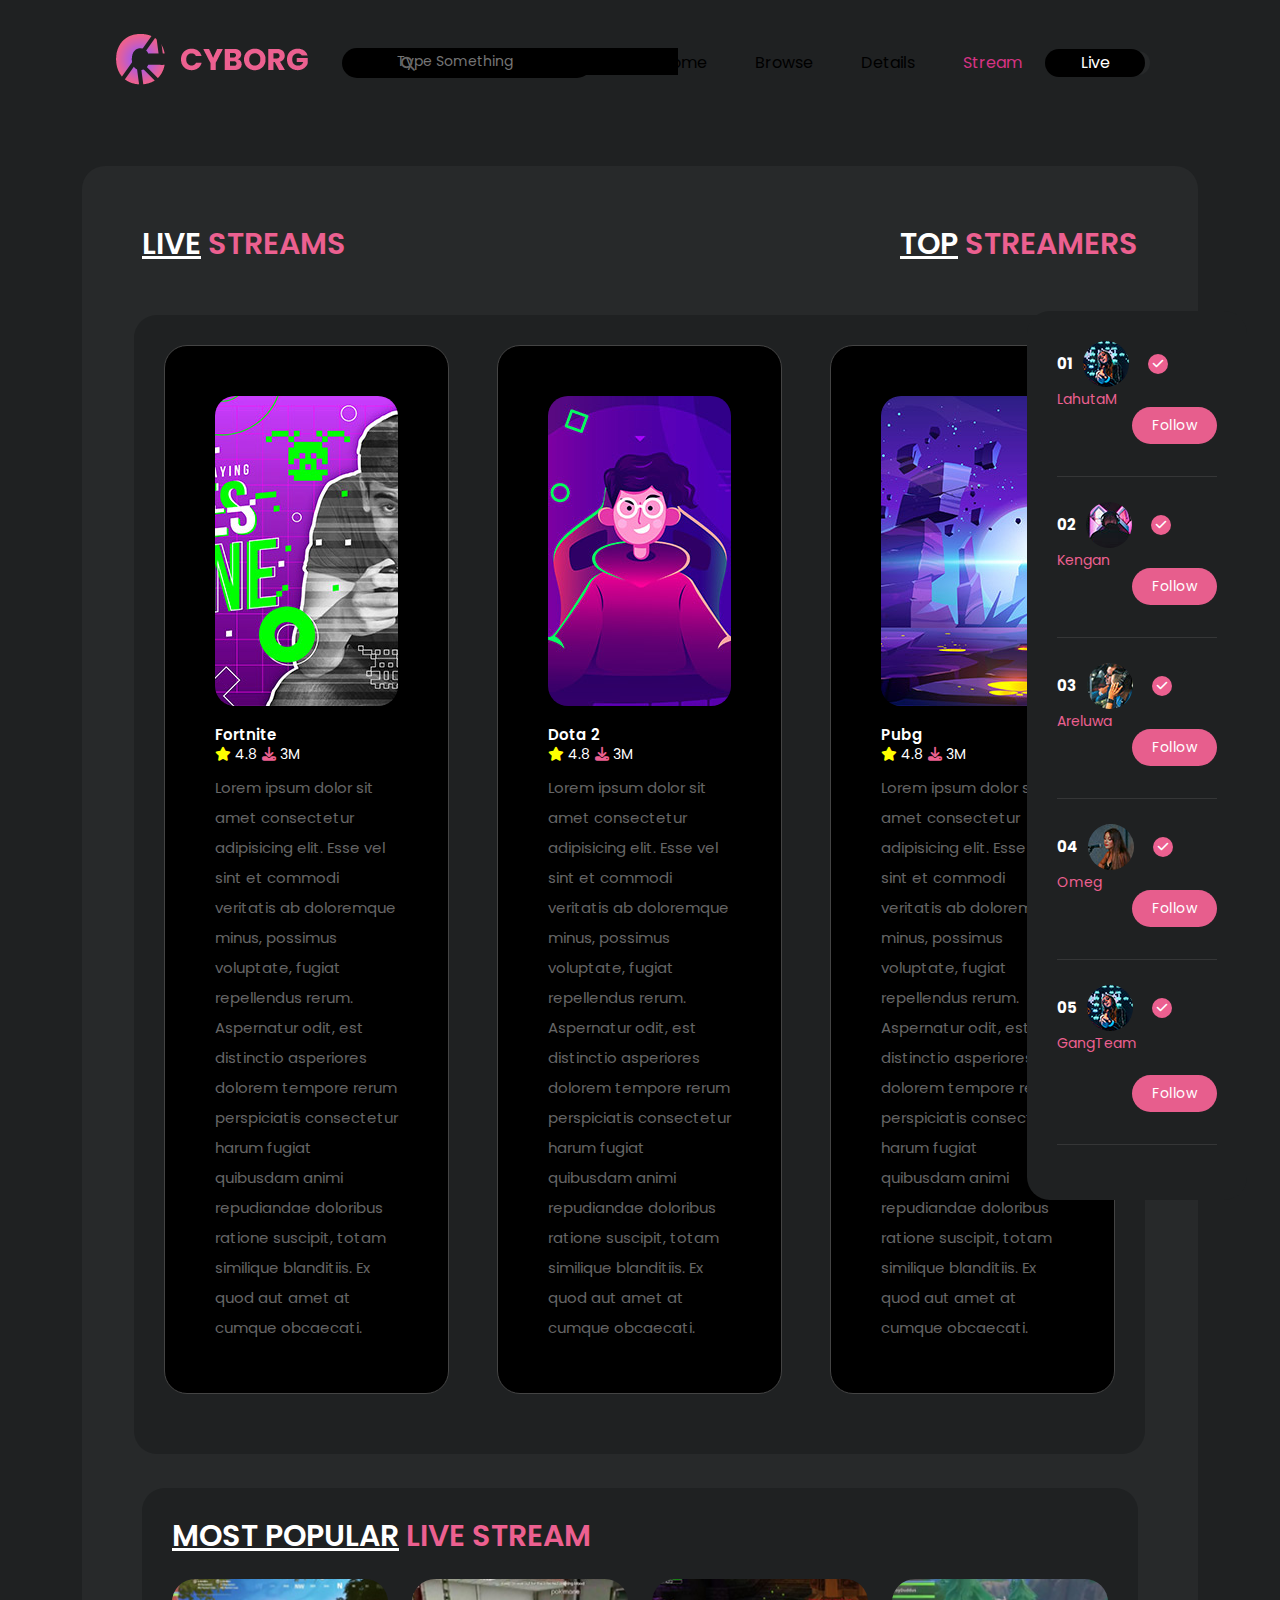
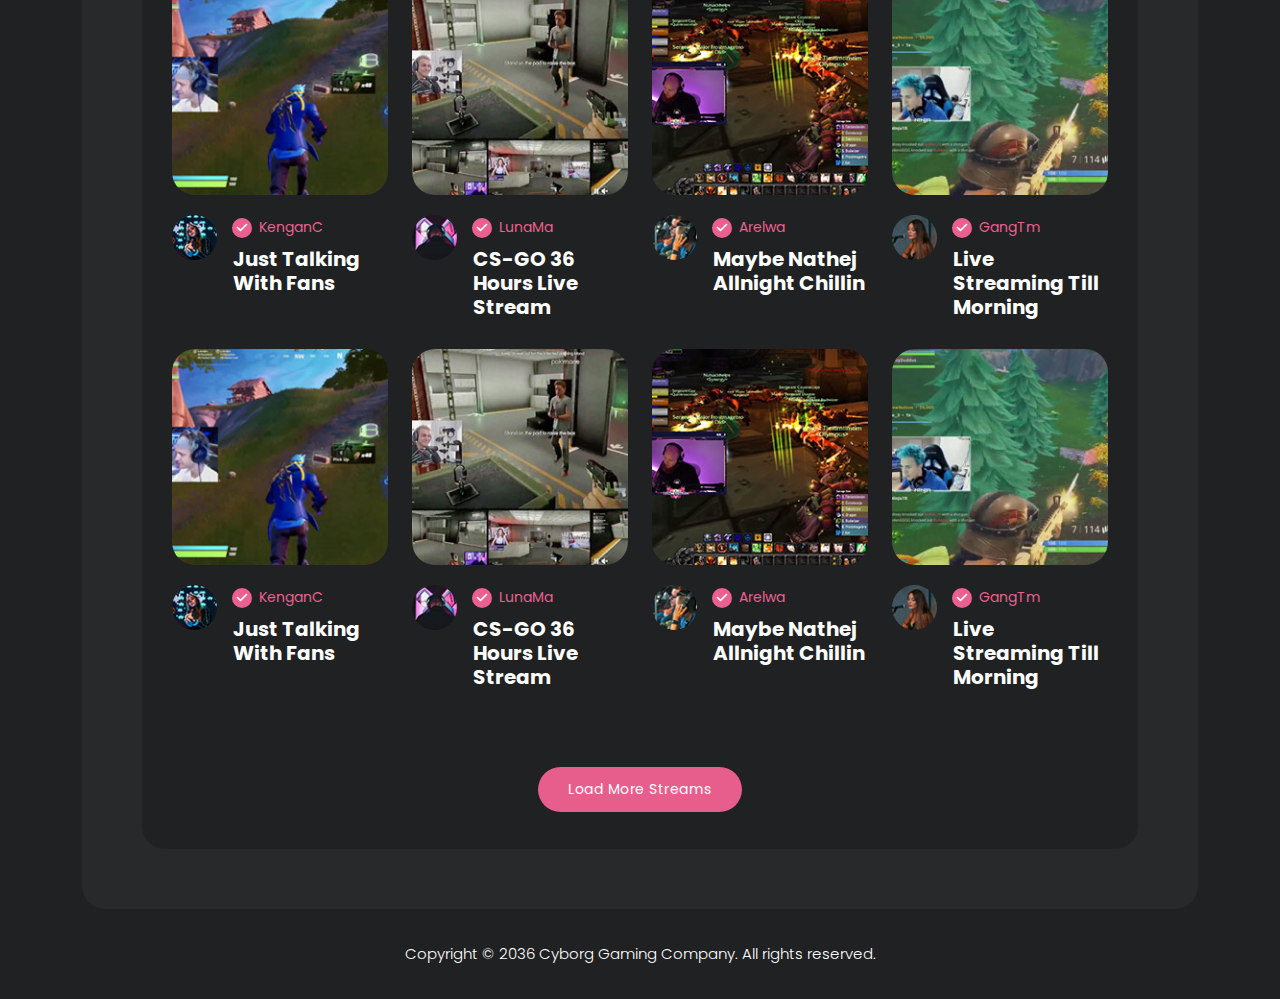
<file: stream.html>
<!DOCTYPE html>
<html lang="en">

<head>
    <meta charset="UTF-8">
    <meta http-equiv="X-UA-Compatible" content="IE=edge">
    <meta name="viewport" content="width=device-width, initial-scale=1.0">
    <title>Cyborg gaming</title>

    <!-- bootstrap -->
    <link rel="stylesheet" href="assets/vendor/bootstrap/css/bootstrap.min.css">

    <!-- fontawsome -->
    <link rel="stylesheet" href="assets/vendor/fontawesome/css/all.min.css">

    <!-- slick slider -->
    <link rel="stylesheet" href="assets/vendor/slick/slick.css">

    <!-- main style -->
    <link rel="stylesheet" href="assets/css/style.css">
</head>

<body>

    <!-- menu section start -->
    <div class="menu">
        <div class="container menu_container">
            <div class="row p-4">
                <div class="col-lg-12">
                    <div class="main-nav d-flex">
                        <a class="logo" href="index.html">
                            <img src="assets/images/logo.png" alt="">
                        </a>

                        <div class="search-input p-4">
                            <form class="form-control" id="search" action="#">
                                <input class="search position-relative" type="text" placeholder="Type Something"
                                    id="searchtext">
                                <i class="fa-solid fa-magnifying-glass position-absolute"></i>
                            </form>
                        </div>

                        <div class="navbar position-relative">
                            <ul class="menu-item d-flex gap-5">
                                <li><a href="index.html">Home</a></li>
                                <li><a href="browse.html">Browse</a></li>
                                <li><a href="details.html">Details</a></li>
                                <li><a class="active" href="stream.html">Stream</a></li>
                                <li><a href="profile.html"> Profile</a></li>
                            </ul>
                        </div>
                        <button class="menu-btn position-absolute">Live</button>

                    </div>


                </div>
            </div>
        </div>
    </div>
    <!-- menu section end -->

    <!-- main body section start -->
    <div class="main-body">
        <div class="container main-body_container">
            <div class="row">
                <div class="col-lg-12">
                    <div class="page-content">
                        <!-- featured games section start -->
                        <div class="stream">
                            <div class="row">
                                <div class="col-lg-8">
                                    <div class="feature-heading">
                                        <h4><span>Live</span> Streams</h4>
                                    </div>
                                </div>

                                <div class="col-lg-4 text-end justify-content-end">
                                    <div class="feature-heading">
                                        <h4><span>Top</span> Streamers</h4>
                                    </div>
                                </div>
                            </div>

                            <div class="row mt-4 mb-4">
                                <div class="col-lg-8 d-flex p-1">
                                    <div class="featured-games d-flex gap-5">
                                        <div class="item">
                                            <img src="assets/images/featured-01.png" alt="">
                                            <h4>Fortnite</h4>
                                            <ul>
                                                <li><i class="fa fa-star"></i>
                                                    4.8</li>
                                                <li><i class="fa fa-download"></i>
                                                    3M</li>
                                            </ul>
                                            <p class="mt-2">Lorem ipsum dolor sit amet consectetur adipisicing elit.
                                                Esse vel sint et
                                                commodi veritatis ab doloremque minus, possimus voluptate, fugiat
                                                repellendus rerum. Aspernatur odit, est distinctio asperiores dolorem
                                                tempore rerum perspiciatis consectetur harum fugiat quibusdam animi
                                                repudiandae doloribus ratione suscipit, totam similique blanditiis. Ex
                                                quod aut amet at cumque obcaecati.</p>
                                        </div>

                                        <div class="item">
                                            <img src="assets/images/featured-02.png" alt="">
                                            <h4>Dota 2</h4>
                                            <ul>
                                                <li><i class="fa fa-star"></i>
                                                    4.8</li>
                                                <li><i class="fa fa-download"></i>
                                                    3M</li>
                                            </ul>
                                            <p class="mt-2">Lorem ipsum dolor sit amet consectetur adipisicing elit.
                                                Esse vel sint et
                                                commodi veritatis ab doloremque minus, possimus voluptate, fugiat
                                                repellendus rerum. Aspernatur odit, est distinctio asperiores dolorem
                                                tempore rerum perspiciatis consectetur harum fugiat quibusdam animi
                                                repudiandae doloribus ratione suscipit, totam similique blanditiis. Ex
                                                quod aut amet at cumque obcaecati.</p>
                                        </div>

                                        <div class="item">
                                            <img src="assets/images/featured-03.png" alt="">
                                            <h4>Pubg</h4>
                                            <ul>
                                                <li><i class="fa fa-star"></i>
                                                    4.8</li>
                                                <li><i class="fa fa-download"></i>
                                                    3M</li>
                                            </ul>
                                            <p class="mt-2">Lorem ipsum dolor sit amet consectetur adipisicing elit.
                                                Esse vel sint et
                                                commodi veritatis ab doloremque minus, possimus voluptate, fugiat
                                                repellendus rerum. Aspernatur odit, est distinctio asperiores dolorem
                                                tempore rerum perspiciatis consectetur harum fugiat quibusdam animi
                                                repudiandae doloribus ratione suscipit, totam similique blanditiis. Ex
                                                quod aut amet at cumque obcaecati.</p>
                                        </div>



                                    </div>

                                </div>

                                <div class="col-lg-4">
                                    <div class="top-streamers">
                                        <ul>
                                            <li>
                                                <span>01</span>
                                                <img src="assets/images/avatar-01.png" alt=""
                                                    style="max-width: 46px; border-radius: 50%; margin-right: 15px;">
                                                <h6><i class="fa fa-check"></i> LahutaM</h6>
                                                <div class="main-button">
                                                    <a href="#">Follow</a>
                                                </div>
                                            </li>
                                            <li>
                                                <span>02</span>
                                                <img src="assets/images/avatar-02.png" alt=""
                                                    style="max-width: 46px; border-radius: 50%; margin-right: 15px;">
                                                <h6><i class="fa fa-check"></i> Kengan</h6>
                                                <div class="main-button">
                                                    <a href="#">Follow</a>
                                                </div>
                                            </li>
                                            <li>
                                                <span>03</span>
                                                <img src="assets/images/avatar-03.png" alt=""
                                                    style="max-width: 46px; border-radius: 50%; margin-right: 15px;">
                                                <h6><i class="fa fa-check"></i> Areluwa</h6>
                                                <div class="main-button">
                                                    <a href="#">Follow</a>
                                                </div>
                                            </li>
                                            <li>
                                                <span>04</span>
                                                <img src="assets/images/avatar-04.png" alt=""
                                                    style="max-width: 46px; border-radius: 50%; margin-right: 15px;">
                                                <h6><i class="fa fa-check"></i> Omeg</h6>
                                                <div class="main-button">
                                                    <a href="#">Follow</a>
                                                </div>
                                            </li>
                                            <li>
                                                <span>05</span>
                                                <img src="assets/images/avatar-01.png" alt=""
                                                    style="max-width: 46px; border-radius: 50%; margin-right: 15px;">
                                                <h6><i class="fa fa-check"></i> GangTeam</h6>
                                                <div class="main-button">
                                                    <a href="#">Follow</a>
                                                </div>
                                            </li>
                                        </ul>
                                    </div>
                                </div>

                            </div>


                        </div>

                        <!-- featured games section end -->

                        <!-- live stream section start -->
                        <div class="live-stream">
                            <div class="col-lg-12">
                                <div class="heading">
                                    <h4><span>Most Popular</span> Live Stream</h4>
                                </div>
                            </div>

                            <div class="row">
                                <div class="col-lg-3">
                                    <div class="item">
                                        <div class="thumb">
                                            <img src="assets/images/stream-01.png" alt="">
                                            <div class="content">
                                                <div class="live">
                                                    <a href="#">Live</a>
                                                </div>

                                                <ul>
                                                    <li>
                                                        <a href="#"><i class="fa fa-eye"></i>
                                                            1.2K</a>
                                                    </li>

                                                    <li>
                                                        <a href="#"><i class="fa fa-gamepad"></i>
                                                            CS-GO</a>
                                                    </li>
                                                </ul>
                                            </div>
                                        </div>

                                        <div class="down-content">
                                            <div class="avatar">
                                                <img src="assets/images/avatar-01.png" alt="">
                                            </div>
                                            <span><i class="fa fa-check"></i>
                                                KenganC</span>
                                            <h4>Just Talking With Fans</h4>
                                        </div>
                                    </div>
                                </div>

                                <div class="col-lg-3">
                                    <div class="item">
                                        <div class="thumb">
                                            <img src="assets/images/stream-02.png" alt="">
                                            <div class="content">
                                                <div class="live">
                                                    <a href="#">Live</a>
                                                </div>

                                                <ul>
                                                    <li>
                                                        <a href="#"><i class="fa fa-eye"></i>
                                                            1.2K</a>
                                                    </li>

                                                    <li>
                                                        <a href="#"><i class="fa fa-gamepad"></i>
                                                            CS-GO</a>
                                                    </li>
                                                </ul>
                                            </div>
                                        </div>

                                        <div class="down-content">
                                            <div class="avatar">
                                                <img src="assets/images/avatar-02.png" alt="">
                                            </div>
                                            <span><i class="fa fa-check"></i>
                                                LunaMa</span>
                                            <h4>CS-GO 36 Hours Live Stream</h4>
                                        </div>
                                    </div>
                                </div>

                                <div class="col-lg-3">
                                    <div class="item">
                                        <div class="thumb">
                                            <img src="assets/images/stream-03.png" alt="">
                                            <div class="content">
                                                <div class="live">
                                                    <a href="#">Live</a>
                                                </div>

                                                <ul>
                                                    <li>
                                                        <a href="#"><i class="fa fa-eye"></i>
                                                            1.2K</a>
                                                    </li>

                                                    <li>
                                                        <a href="#"><i class="fa fa-gamepad"></i>
                                                            CS-GO</a>
                                                    </li>
                                                </ul>
                                            </div>
                                        </div>

                                        <div class="down-content">
                                            <div class="avatar">
                                                <img src="assets/images/avatar-03.png" alt="">
                                            </div>
                                            <span><i class="fa fa-check"></i>
                                                Arelwa</span>
                                            <h4>Maybe Nathej Allnight Chillin</h4>
                                        </div>
                                    </div>
                                </div>

                                <div class="col-lg-3">
                                    <div class="item">
                                        <div class="thumb">
                                            <img src="assets/images/stream-04.png" alt="">
                                            <div class="content">
                                                <div class="live">
                                                    <a href="#">Live</a>
                                                </div>

                                                <ul>
                                                    <li>
                                                        <a href="#"><i class="fa fa-eye"></i>
                                                            1.2K</a>
                                                    </li>

                                                    <li>
                                                        <a href="#"><i class="fa fa-gamepad"></i>
                                                            CS-GO</a>
                                                    </li>
                                                </ul>
                                            </div>
                                        </div>

                                        <div class="down-content">
                                            <div class="avatar">
                                                <img src="assets/images/avatar-04.png" alt="">
                                            </div>
                                            <span><i class="fa fa-check"></i>
                                                GangTm</span>
                                            <h4>Live Streaming Till Morning</h4>
                                        </div>
                                    </div>
                                </div>

                                <div class="col-lg-3">
                                    <div class="item">
                                        <div class="thumb">
                                            <img src="assets/images/stream-01.png" alt="">
                                            <div class="content">
                                                <div class="live">
                                                    <a href="#">Live</a>
                                                </div>

                                                <ul>
                                                    <li>
                                                        <a href="#"><i class="fa fa-eye"></i>
                                                            1.2K</a>
                                                    </li>

                                                    <li>
                                                        <a href="#"><i class="fa fa-gamepad"></i>
                                                            CS-GO</a>
                                                    </li>
                                                </ul>
                                            </div>
                                        </div>

                                        <div class="down-content">
                                            <div class="avatar">
                                                <img src="assets/images/avatar-01.png" alt="">
                                            </div>
                                            <span><i class="fa fa-check"></i>
                                                KenganC</span>
                                            <h4>Just Talking With Fans</h4>
                                        </div>
                                    </div>
                                </div>

                                <div class="col-lg-3">
                                    <div class="item">
                                        <div class="thumb">
                                            <img src="assets/images/stream-02.png" alt="">
                                            <div class="content">
                                                <div class="live">
                                                    <a href="#">Live</a>
                                                </div>

                                                <ul>
                                                    <li>
                                                        <a href="#"><i class="fa fa-eye"></i>
                                                            1.2K</a>
                                                    </li>

                                                    <li>
                                                        <a href="#"><i class="fa fa-gamepad"></i>
                                                            CS-GO</a>
                                                    </li>
                                                </ul>
                                            </div>
                                        </div>

                                        <div class="down-content">
                                            <div class="avatar">
                                                <img src="assets/images/avatar-02.png" alt="">
                                            </div>
                                            <span><i class="fa fa-check"></i>
                                                LunaMa</span>
                                            <h4>CS-GO 36 Hours Live Stream</h4>
                                        </div>
                                    </div>
                                </div>

                                <div class="col-lg-3">
                                    <div class="item">
                                        <div class="thumb">
                                            <img src="assets/images/stream-03.png" alt="">
                                            <div class="content">
                                                <div class="live">
                                                    <a href="#">Live</a>
                                                </div>

                                                <ul>
                                                    <li>
                                                        <a href="#"><i class="fa fa-eye"></i>
                                                            1.2K</a>
                                                    </li>

                                                    <li>
                                                        <a href="#"><i class="fa fa-gamepad"></i>
                                                            CS-GO</a>
                                                    </li>
                                                </ul>
                                            </div>
                                        </div>

                                        <div class="down-content">
                                            <div class="avatar">
                                                <img src="assets/images/avatar-03.png" alt="">
                                            </div>
                                            <span><i class="fa fa-check"></i>
                                                Arelwa</span>
                                            <h4>Maybe Nathej Allnight Chillin</h4>
                                        </div>
                                    </div>
                                </div>

                                <div class="col-lg-3">
                                    <div class="item">
                                        <div class="thumb">
                                            <img src="assets/images/stream-04.png" alt="">
                                            <div class="content">
                                                <div class="live">
                                                    <a href="#">Live</a>
                                                </div>

                                                <ul>
                                                    <li>
                                                        <a href="#"><i class="fa fa-eye"></i>
                                                            1.2K</a>
                                                    </li>

                                                    <li>
                                                        <a href="#"><i class="fa fa-gamepad"></i>
                                                            CS-GO</a>
                                                    </li>
                                                </ul>
                                            </div>
                                        </div>

                                        <div class="down-content">
                                            <div class="avatar">
                                                <img src="assets/images/avatar-04.png" alt="">
                                            </div>
                                            <span><i class="fa fa-check"></i>
                                                GangTm</span>
                                            <h4>Live Streaming Till Morning</h4>
                                        </div>
                                    </div>
                                </div>

                                <div class="col-lg-12 mt-5 text-center">
                                    <div class="main-button">
                                        <a href="#">Load More Streams</a>
                                    </div>
                                </div>
                            </div>
                        </div>
                        <!-- live stream section end -->
                    </div>
                </div>
            </div>

        </div>
    </div>
    <!-- main-body section end -->

    <!-- footer section start -->
    <div class="footer">
        <div class="container footer_container">
            <div class="row d-flex">
                <div class="col-lg-12">
                    <p>
                        Copyright © 2036
                        <a href="#">Cyborg Gaming</a>
                        Company. All rights reserved.
                    </p>
                </div>
            </div>
        </div>
    </div>
    <!-- footer section end -->











    <!-- jquery -->
    <script src="assets/js/jquery-3.6.1.min.js"></script>

    <!-- bootstrap -->
    <script src="assets/vendor/bootstrap/js/bootstrap.min.js"></script>


    <!-- slick slider -->
    <script src="assets/vendor/slick/slick.js"></script>
</body>

</html>
</file>
<file: assets/css/style.css>
@import url('https://fonts.googleapis.com/css2?family=Poppins:wght@100;200;300;400;500;600;700;800;900&display=swap');


:root {
    --black: #000;
    --light-black: #27292a;
    --white: #fff;

}

* {
    margin: 0;
    padding: 0;
    box-sizing: border-box;
}

html {
    scroll-behavior: smooth;
}

body {
    font-family: 'Poppins', sans-serif;
    background: #1f2122;
}

a {
    text-decoration: none;
    display: inline-block;
}

ul {
    list-style: none;
    margin: 0;
    padding: 0;
}

img {
    width: 100%;
}

h1,
h2,
h3,
h4,
h5,
h6 {
    margin-top: 0px;
    margin-bottom: 0px;
    color: #fff;
    font-weight: 700;
}

p {
    font-size: 15px;
    color: #666;
    line-height: 30px;
    margin-bottom: 0px;
}

.heading-section h4 {
    color: #ec6090;
    font-size: 34px;
    text-decoration: none;
    margin-bottom: 30px;
}


.main-border-button a {
    font-size: 14px;
    color: #ec6090;
    background: transparent;
    border: 1px solid #ec6090;
    padding: 10px 30px;
    display: inline-block;
    border-radius: 25px;
    font-weight: 400;
    text-transform: capitalize;
    transition: all .3s linear;
    position: relative;
    overflow: hidden;
}

/* menu section start */



.main-nav img {
    width: auto;
    padding: 10px;
}

.menu_container .main-nav #search {
    width: 250px;
    background: var(--black);
    height: 30px;
    border-radius: 23px;
    border: none;
    color: #666;
    font-size: 14px;
    padding: 0px 15px 0px 45px;
}

.menu_container .main-nav input {
    background: var(--black);
    border: none;
    outline: none;
    padding: 3px 10px;
    color: #fff;
}

.main-nav .fa-magnifying-glass {
    top: 55px;
    left: 395px;
    padding: 2px 6px;
}

.main-nav .navbar {
    display: inline-flex;
    flex-basis: 50%;
    justify-content: flex-end;
    vertical-align: middle;
    text-align: right;
    margin-top: 0px;
    margin-right: 20px;
}

.main-nav .navbar li:last-child a {
    width: 80px;
    background: #27292a;
    padding: 0 15px;
    border-radius: 23px;
}

.main-nav .navbar .active {
    color: #d63384;
}

.main-nav ul li a {
    color: var(--black);
}

.main-nav .navbar li:last-child a:hover {
    background: #d63384;
    color: #fff;
}

.main-nav ul li a:hover {
    color: #d63384;
}

.main-nav .menu-btn {
    width: 100px;
    height: 28px;
    border: none;
    outline: none;
    cursor: pointer;
    border-radius: 20px;
    top: 48px;
    right: 135px;
    background: #000;
    color: #fff;
    font-size: 16px;
    vertical-align: middle;
    margin-top: 1px;
}

.main-nav .menu-btn:hover {
    color: #d63384;
}




/* menu section end */

/* main-body section start */
.main-body_container .page-content {
    margin-top: 40px;
    background-color: #27292a;
    padding: 60px;
    border-radius: 23px;
}

/* banner section start */

.main-banner {
    background-image: url(../images/banner.png);
    background-position: center center;
    background-size: cover;
    min-height: 380px;
    border-radius: 23px;
    padding: 80px 60px;
}

.main-banner h6 {
    font-size: 20px;
    color: #fff;
    font-weight: 400;
    margin-bottom: 25px;
}

.main-banner h4 span {
    color: #ec6090;
    font-weight: 700;
}

.main-banner h4 {
    font-size: 45px;
    text-transform: uppercase;
    margin-bottom: 25px;
    color: #fff;
    font-weight: 700;
}

.main-banner .banner-btn a {
    font-size: 14px;
    color: #fff;
    background-color: #e75e8d;
    padding: 12px 30px;
    display: inline-block;
    border-radius: 25px;
    font-weight: 400;
    text-transform: capitalize;
    transition: all .3s;
}

.main-banner .banner-btn a:hover {
    color: #fff;
}

/* banner section end */

/* popular section start */


.most-popular {
    padding: 30px;
    background-color: #1f2122;
    border-radius: 23px;
}

.most-popular h4 span {
    font-weight: 600;
    color: #fff;
    text-decoration: underline;
}

.most-popular h4 {
    color: #d63384;
    font-weight: 600;
}

.most-popular .item {
    background-color: #27292a;
    padding: 30px 15px;
    border-radius: 23px;
    margin-bottom: 30px;
}

.most-popular .item img {
    border-radius: 20px;
}

.most-popular .item h4 {
    font-size: 15px;
    margin-top: 20px;
    margin-bottom: 0px;
    display: inline-block;
    color: #fff;
}

.most-popular .item span {
    color: #666;
    display: block;
    margin-top: 7px;
    font-weight: 400;
    text-decoration: none;
}

.most-popular ul {
    float: right;
    margin-top: 20px;
}

.most-popular ul li {
    text-align: right;
    color: #fff;
    font-size: 14px;
}

.most-popular .item ul li:first-child i {
    color: yellow;
}

.most-popular .item ul li:last-child i {
    color: #ec6090;
}

.most-popular .main-button {
    text-align: center;
    margin-bottom: -53px;
}

.main-button a {
    font-size: 14px;
    color: #fff;
    background-color: #e75e8d;
    padding: 12px 30px;
    display: inline-block;
    border-radius: 25px;
    font-weight: 400;
    text-transform: capitalize;
    letter-spacing: 0.5px;
    transition: all .3s linear;
    overflow: hidden;
}

/* populae section end */

/* library section start */
.gaming-library {
    margin-top: 60px;
    padding: 30px;
    background-color: #1f2122;
    border-radius: 23px;
}

.gaming-library h4 span {
    font-weight: 600;
    color: #fff;
    text-decoration: underline;
}

.gaming-library h4 {
    color: #d63384;
    font-weight: 600;
}

.gaming-library .item {
    border-bottom: 1px solid #27292a;
    margin-bottom: 20px;
    padding-bottom: 20px;
    margin-top: 20px;
}

.dota {
    max-width: 80px;
    border-radius: 23px;
}

.gaming-library .item ul li:first-child {
    width: 110px;
}

.gaming-library .item ul li {
    display: inline-block;
    width: 17%;
}

.gaming-library .item ul li h4 {
    font-size: 15px;
    margin-bottom: 8px;
    color: #fff;
    display: flex;
    flex-direction: column;
}

.gaming-library .item ul li span {
    color: #666;
    font-size: 14px;
    text-decoration: none;
}

.main-border-button a {
    width: 125px;
    height: 28px;
    background: #666;
    border-color: #fff;
    color: #fff;
    border-radius: 23px;
    font-size: 15px;
    padding: 4px 15px;
}

.main-border-button-active {
    width: 125px;
    height: 28px;
    background: #d63384;
    border: none;
    border-radius: 23px;

}

.main-border-button-active a {
    font-size: 15px;
    padding: 3px 25px;
    color: #fff;
}

.gaming-library .main-button {
    text-align: center;
    margin-bottom: -53px;
}

.main-button a {
    font-size: 14px;
    color: #fff;
    background-color: #e75e8d;
    padding: 12px 30px;
    display: inline-block;
    border-radius: 25px;
    font-weight: 400;
    text-transform: capitalize;
    letter-spacing: 0.5px;
    transition: all .3s linear;
    overflow: hidden;
}



/* library section end */


/* main-body section end */

/* footer section start */
.footer p {
    text-align: center;
    padding: 30px 0px;
    color: #fff;
    font-weight: 300;
}

.footer p a {
    color: #fff;
    transition: all .3s linear;
}

/* footer section end */

/* feature section start */
.feature h4 span {
    color: #fff;
    font-weight: 600;
    text-decoration: underline;
}

.feature h4 {
    font-size: 30px;
    text-transform: uppercase;
    margin-bottom: 25px;
    color: #ec6090;
    font-weight: 600;
}


.feature .item {
    background: #000;
    padding: 50px;
    border-radius: 23px;
    margin-bottom: 30px;
}


.feature .item img {
    width: auto;
    border-radius: 20px;
}

.feature .item h4 {
    font-size: 15px;
    margin-top: 20px;
    margin-bottom: 0px;
    display: flex;
    flex-direction: column;
    color: #fff;
}

.feature .item span {
    color: #666;
    display: block;
    margin-top: 7px;
    font-weight: 400;
    text-decoration: none;
}

.feature ul {
    display: flex;
    gap: 5px;
}

.feature ul li {
    color: #fff;
    font-size: 14px;
}

.feature .item ul li:first-child i {
    color: yellow;
}

.feature .item ul li:last-child i {
    color: #ec6090;
}

.feature .top-download {
    border-radius: 23px;
    background: #000;
    padding: 50px;
    margin-left: 110px;
    gap: 10px;
    width: 300px;
}

.top-download ul li img {
    float: left;
    margin-right: 15px;
    max-width: 80px;
    border-radius: 23px;
    padding: 10px;
}

.top-download ul li h4 {
    display: flex;
    font-size: 14px;
    font-weight: 500;
    color: #fff;
    margin-top: 15px;
    margin-bottom: 2px;
}

.top-download ul li h6 {
    display: flex;
    font-size: 14px;
    font-weight: 500;
    color: #666;
}

.top-download ul li span {
    color: #fff;
    font-size: 15px;
    margin-right: 10px;
}

/* feature section end */

/* stream section start */
.stream .heading span {
    color: #fff;
    font-weight: 600;
    text-decoration: underline;
}

.stream .heading h4 {
    font-size: 30px;
    text-transform: uppercase;
    margin-bottom: 25px;
    color: #ec6090;
    font-weight: 600;
}

.stream .item {
    padding: 30px;
    border: 1px solid #444;
    border-radius: 23px;
}

.stream .icon img {
    width: 60px;
    border-radius: 50%;
}

.stream .item h4 {
    font-size: 20px;
    margin-top: 20px;
    margin-bottom: 15px;
    font-weight: 600;
}



/* stream section end */

/* live stream section start */
.live-stream {
    margin-top: 30px;
    border-radius: 23px;
    background-color: #1f2122;
    padding: 30px;
}

.live-stream .heading span {
    color: #fff;
    font-weight: 600;
    text-decoration: underline;
}

.live-stream .heading h4 {
    font-size: 30px;
    text-transform: uppercase;
    margin-bottom: 25px;
    color: #ec6090;
    font-weight: 600;
}

.live-stream .item {
    margin-bottom: 30px;
}

.live-stream .thumb {
    position: relative;
    overflow: hidden;
    margin-bottom: 20px;
}

.live-stream .thumb img {
    border-radius: 23px;
}

.live-stream .thumb .content {
    opacity: 0;
    visibility: hidden;
    transition: all .3s linear;
}

.live-stream .thumb:hover .content {
    opacity: 1;
    visibility: visible;
}

.live-stream .live a {
    position: absolute;
    background: rgba(236, 96, 144, 0.9);
    padding: 5px 10px;
    border-radius: 23px;
    color: #fff;
    font-size: 14px;
    right: 15px;
    top: 15px;
}

.live-stream ul {
    position: absolute;
    bottom: 20px;
    text-align: center;
    width: 100%;
}

.live-stream ul li {
    display: inline-block;
    margin: 0px 5px;
}

.live-stream ul li a {
    background: rgba(236, 96, 144, 0.9);
    padding: 5px 10px;
    border-radius: 23px;
    color: #fff;
    font-size: 14px;
}

.live-stream .avatar img {
    float: left;
    width: 45px;
    border-radius: 50%;
    margin-right: 15px;
}

.live-stream .down-content span {
    font-size: 14px;
    color: #ec6090;
}

.live-stream .down-content span i {
    color: #fff;
    background-color: #ec6090;
    border-radius: 50%;
    font-size: 12px;
    width: 20px;
    height: 20px;
    display: inline-block;
    text-align: center;
    line-height: 20px;
    margin-right: 3px;
}

.live-stream .down-content h4 {
    margin-top: 8px;
    font-size: 20px;
    font-weight: 700;
    margin-left: 61px;
}





/* live stream section end */

/* game feature section start */
.feature-banner img {
    border-radius: 23px;
}

.feature-banner .thumb {
    position: relative;
    max-height: 305px;
    overflow: hidden;
    border-radius: 23px;
}

.feature-banner .thumb a {
    position: absolute;
    left: 50%;
    top: 50%;
    transform: translate(-23px, -23px);
    width: 46px;
    height: 46px;
    background-color: #fff;
    border-radius: 50%;
    display: inline-block;
    text-align: center;
    line-height: 46px;
    color: #ec6090;

}

/* game feature section end */

/* game details section start */
.game-details h2 {
    font-size: 45px;
    text-transform: uppercase;
    margin: 60px 0px;
}

.game-details .content {
    border-radius: 23px;
    padding: 30px;
    background-color: #1f2122;
}

.game-details .content img {
    border-radius: 23px;
    overflow: hidden;
}

.game-details .content .left-info {
    background-color: #27292a;
    border-radius: 23px;
    padding: 30px;
    margin-bottom: 30px;
}

.game-details .content .left-info .left {
    float: left;
}

.game-details .content .left-info h4 {
    font-size: 15px;
    display: block;
}

.game-details .content .left-info span {
    color: #666;
    display: block;
    margin-top: 7px;
    font-weight: 400;
}

.game-details .content .left-info ul {
    text-align: right;
}

.game-details .content .left-info ul li {
    color: #fff;
    font-size: 14px;
    margin-bottom: 3px;
}

.game-details .content .right-info ul li i {
    display: block;
    margin-bottom: 12px;
}

.game-details .content .left-info ul li:first-child i {
    color: yellow;
}

.game-details .content .left-info ul li:last-child i {
    color: #ec6090;
}

.game-details .content .right-info {
    background-color: #27292a;
    border-radius: 23px;
    padding: 30px;
    margin-bottom: 30px;
}

.game-details .content .right-info ul li {
    display: inline-block;
    width: 23%;
    text-align: center;
    font-size: 14px;
    color: #fff;
}

.game-details .content .right-info ul li:first-child i {
    color: yellow;
}

.game-details .content .right-info ul li:last-child i {
    color: #ec6090;
}

.game-details .content .right-info ul li i {
    color: #ec6090;
}

.game-details .main-border-button {
    margin-top: 35px;
}

.game-details .main-border-button a {
    text-align: center;
    width: 100%;
    color: #e75e8d;
    background: #27292a;
}

.game-details .main-border-button a:hover {
    background: #fff;
}

/* game details section end */

/* other games section start */
.other-games {
    border-radius: 23px;
    padding: 30px 30px 0px 30px;
    background-color: #1f2122;
    margin-top: 60px;
}

.other-games .heading span {
    color: #fff;
    font-weight: 600;
    text-decoration: underline;
}

.other-games .heading h4 {
    font-size: 30px;
    text-transform: uppercase;
    margin-bottom: 25px;
    color: #ec6090;
    font-weight: 600;
}

.other-games .item {
    position: relative;
    border-bottom: 1px solid #27292a;
    padding-bottom: 52px;
    margin-bottom: 30px;
}

.other-games .item img {
    float: left;
    margin-right: 15px;
    max-width: 80px;
    border-radius: 20px;
}

.other-games .item h4 {
    display: inline-block;
    font-size: 15px;
    margin-bottom: 5px;
    padding-top: 15px;
}

.other-games .item span {
    color: #666;
    font-size: 14px;
    display: block;
}

.other-games ul {
    position: absolute;
    right: 0;
    top: 15px;
}

.other-games ul li {
    color: #fff;
    font-size: 14px;
    margin-bottom: 3px;
}

.other-games ul li:first-child i {
    color: yellow;
}

.other-games ul li:last-child i {
    color: #e75e8d;
}

/* other games section end */

/* featured games section start */
.featured-games {
    border-radius: 23px;
    background-color: #1f2122;
    padding: 30px;
}

.feature-heading h4 span {
    color: #fff;
    font-weight: 600;
    text-decoration: underline;
}

.feature-heading h4 {
    font-size: 30px;
    text-transform: uppercase;
    margin-bottom: 25px;
    color: #ec6090;
    font-weight: 600;
}


.featured-games .item {
    background: #000;
    padding: 50px;
    border-radius: 23px;
    margin-bottom: 30px;
}


.featured-games .item img {
    width: auto;
    border-radius: 20px;
}

.featured-games .item h4 {
    font-size: 15px;
    margin-top: 20px;
    margin-bottom: 0px;
    display: flex;
    flex-direction: column;
    color: #fff;
}

.featured-games .item span {
    color: #666;
    display: block;
    margin-top: 7px;
    font-weight: 400;
    text-decoration: none;
}

.featured-games ul {
    display: flex;
    gap: 5px;
}

.featured-games ul li {
    color: #fff;
    font-size: 14px;
}

.featured-games .item ul li:first-child i {
    color: yellow;
}

.featured-games .item ul li:last-child i {
    color: #ec6090;
}

.top-streamers {
    border-radius: 23px;
    background-color: #1f2122;
    padding: 30px;
    width: 220px;
    height: auto;
    margin-left: 205px;

}

.top-streamers ul li {
    display: inline-block;
    width: 100%;
    border-bottom: 1px solid #353637;
    margin-bottom: 25px;
    padding-bottom: 25px;
}

.top-streamers ul li span {
    float: left;
    font-size: 15px;
    color: #fff;
    font-weight: 700;
    padding-top: 12px;
    margin-right: 10px;
}

.top-streamers ul li h6 {
    display: inline;
    font-size: 14px;
    color: #ec6090;
    font-weight: 400;
}

.top-streamers ul li h6 i {
    color: #fff;
    background-color: #ec6090;
    border-radius: 50%;
    font-size: 12px;
    width: 20px;
    height: 20px;
    display: inline-block;
    text-align: center;
    line-height: 20px;
    margin-right: 3px;
}

.top-streamers ul li .main-button {
    float: right;
}

.top-streamers ul li .main-button a {
    margin-top: 20px;
    padding: 8px 20px;
}

/* featured games section end */

/* profile section start */
.main-profile {
    border-radius: 23px;
    padding: 30px;
    background-color: #1f2122;
}

.main-profile img {
    border-radius: 23px;
}

.main-profile .main-info-text span {
    font-size: 14px;
    color: #fff;
    background-color: #e75e8d;
    padding: 8px 20px;
    display: inline-block;
    border-radius: 25px;
    font-weight: 400;
    text-transform: capitalize;
    letter-spacing: 0.5px;
    margin-bottom: 15px;
}

.main-profile .main-info-text h4 {
    margin-bottom: 20px;
}

.main-profile .main-info-text .main-border-button {
    margin-top: 25px;
}

.main-profile .main-info-text .main-border-button a {
    width: 200px;
    height: 45px;
    font-size: 14px;
    color: #ec6090;
    background-color: transparent;
    border: 1px solid #ec6090;
    padding: 12px 40px;
    display: inline-block;
    border-radius: 25px;
    font-weight: 400;
    text-transform: capitalize;
    transition: all .3s;
    position: relative;
    overflow: hidden;
}

.main-profile .main-info-text .main-border-button a:hover {
    border-color: #fff;
    background-color: #fff;
    color: #e75e8d;
}

.main-profile ul {
    border-radius: 23px;
    padding: 30px;
    background-color: #27292a;
}

.main-profile ul li {
    width: 100%;
    font-size: 14px;
    color: #666;
    margin-bottom: 20px;
    padding-bottom: 20px;
    border-bottom: 1px solid #666;
}

.main-profile ul li span {
    float: right;
    font-weight: 500;
    color: #ec6090;
}

.clips {
    margin-top: 30px;
    border-top: 2px solid #27292a;
}

.clips .heading h4 span {
    color: #fff;
    font-weight: 700;
    text-decoration: underline;
}

.clips .heading h4 {
    font-size: 30px;
    text-transform: uppercase;
    margin-bottom: 25px;
    color: #ec6090;
    font-weight: 700;
}

.clips .item {
    border-radius: 23px;
    padding: 30px 15px;
    background-color: #27292a;
    margin-bottom: 30px;
    overflow: hidden;
    height: auto;
}

.clips .item .thumb {
    position: relative;
    margin-bottom: 15px;
}

.clips .item .thumb a {
    position: absolute;
    left: 50%;
    top: 50%;
    transform: translate(-23px, -23px);
    width: 46px;
    height: 46px;
    background-color: #fff;
    border-radius: 50%;
    display: inline-block;
    text-align: center;
    line-height: 46px;
    color: #ec6090;
}

.clips .item h4 {
    font-size: 15px;
    display: inline-block;
}

.clips .item span {
    float: right;
    color: #fff;
    font-size: 14px;
}

.clips .item span i {
    color: #ec6090;
}

.clips .main-button {
    margin-top: 10px;
    text-align: center;
}

/* profile section end */

/* profile-library section start */
.profile-library {
    margin-top: 60px;
    padding: 30px;
    background-color: #1f2122;
    border-radius: 23px;
}

.profile-library .heading h4 span {
    color: #fff;
    font-weight: 700;
    text-decoration: underline;
}

.profile-library .heading h4 {
    font-size: 30px;
    margin-bottom: 25px;
    color: #ec6090;
    font-weight: 700;
}

.profile-library .item {
    border-bottom: 1px solid #27292a;
    margin-bottom: 20px;
    padding-bottom: 20px;
    margin-top: 20px;
}

.dota {
    max-width: 80px;
    border-radius: 23px;
}

.profile-library .item ul li:first-child {
    width: 110px;
}

.profile-library .item ul li {
    display: inline-block;
    width: 17%;
}

.profile-library .item ul li h4 {
    font-size: 15px;
    margin-bottom: 8px;
    color: #fff;
    display: flex;
    flex-direction: column;
}

.profile-library .item ul li span {
    color: #666;
    font-size: 14px;
    text-decoration: none;
}

.profile-library .main-border-button a {
    width: 125px;
    height: 28px;
    background: #666;
    border-color: #fff;
    color: #fff;
    border-radius: 23px;
    font-size: 15px;
    padding: 4px 15px;
}

/* profile-library section end */
</file>
